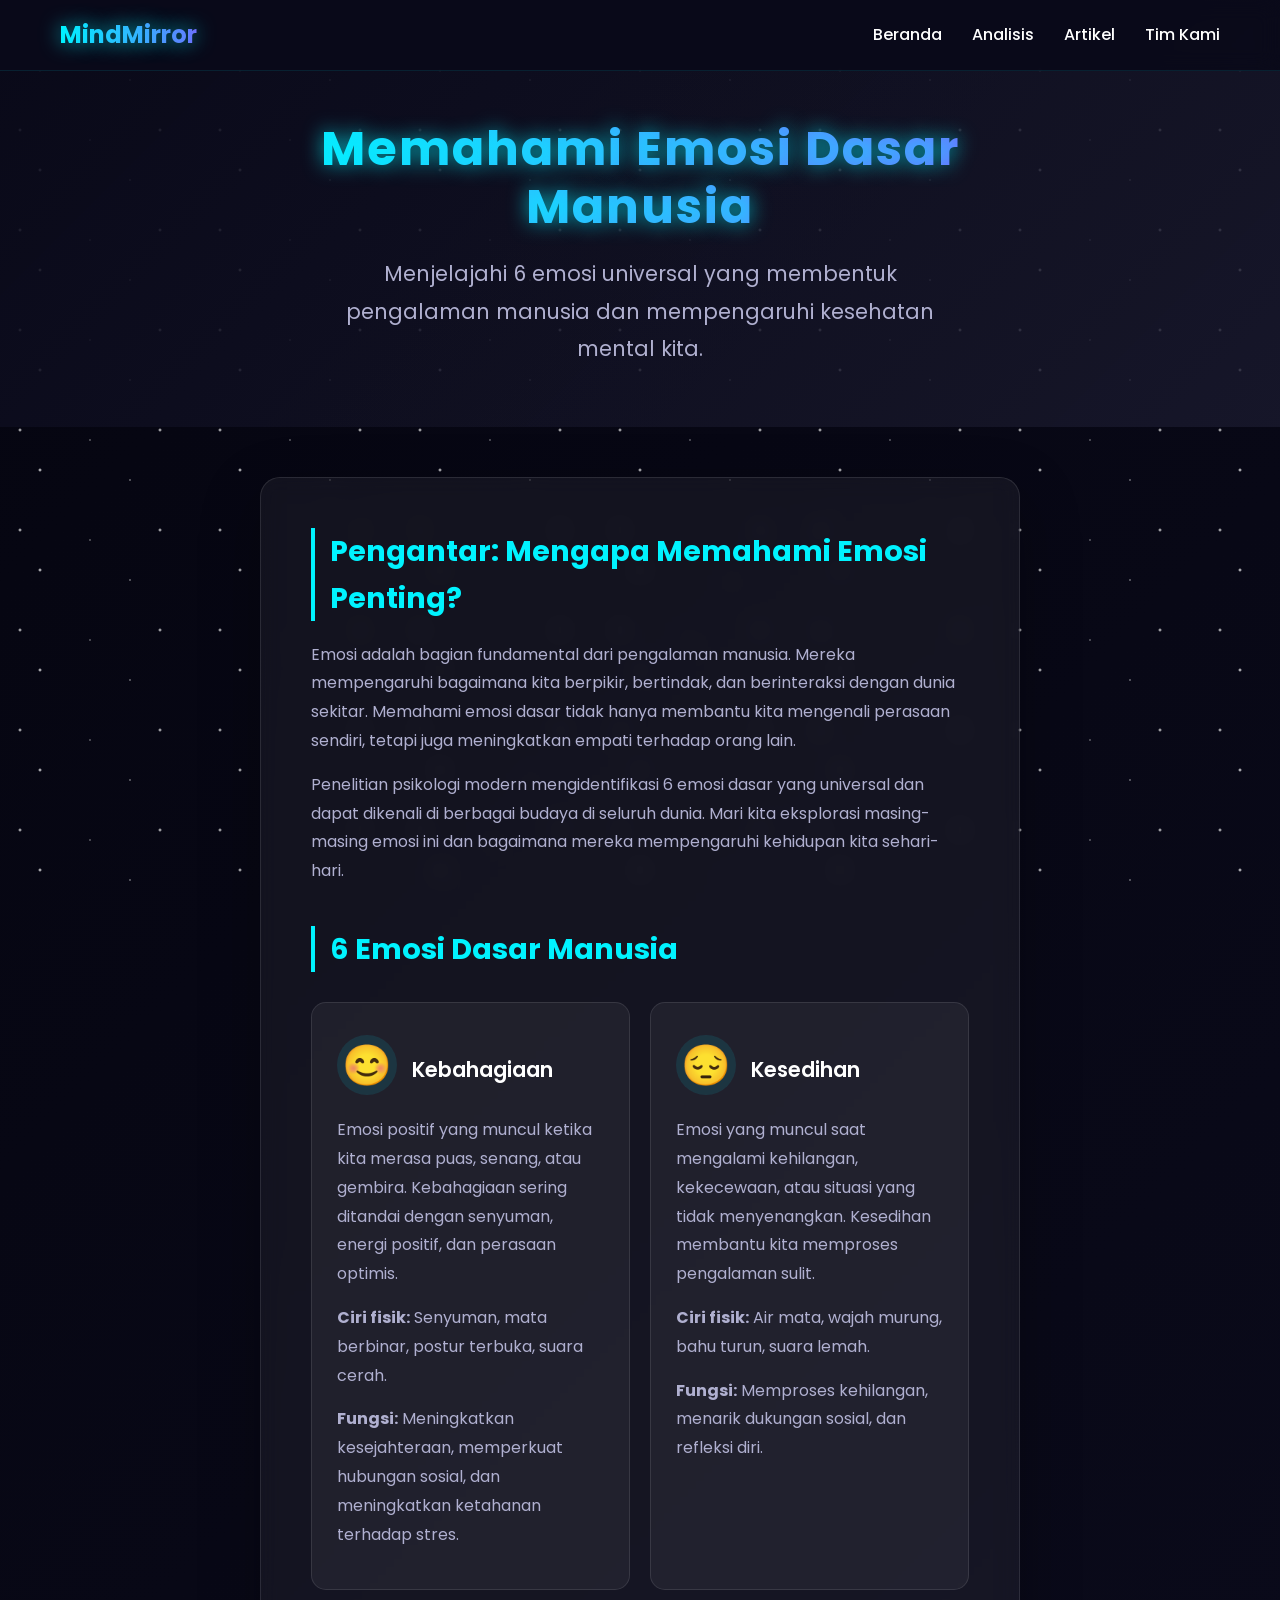
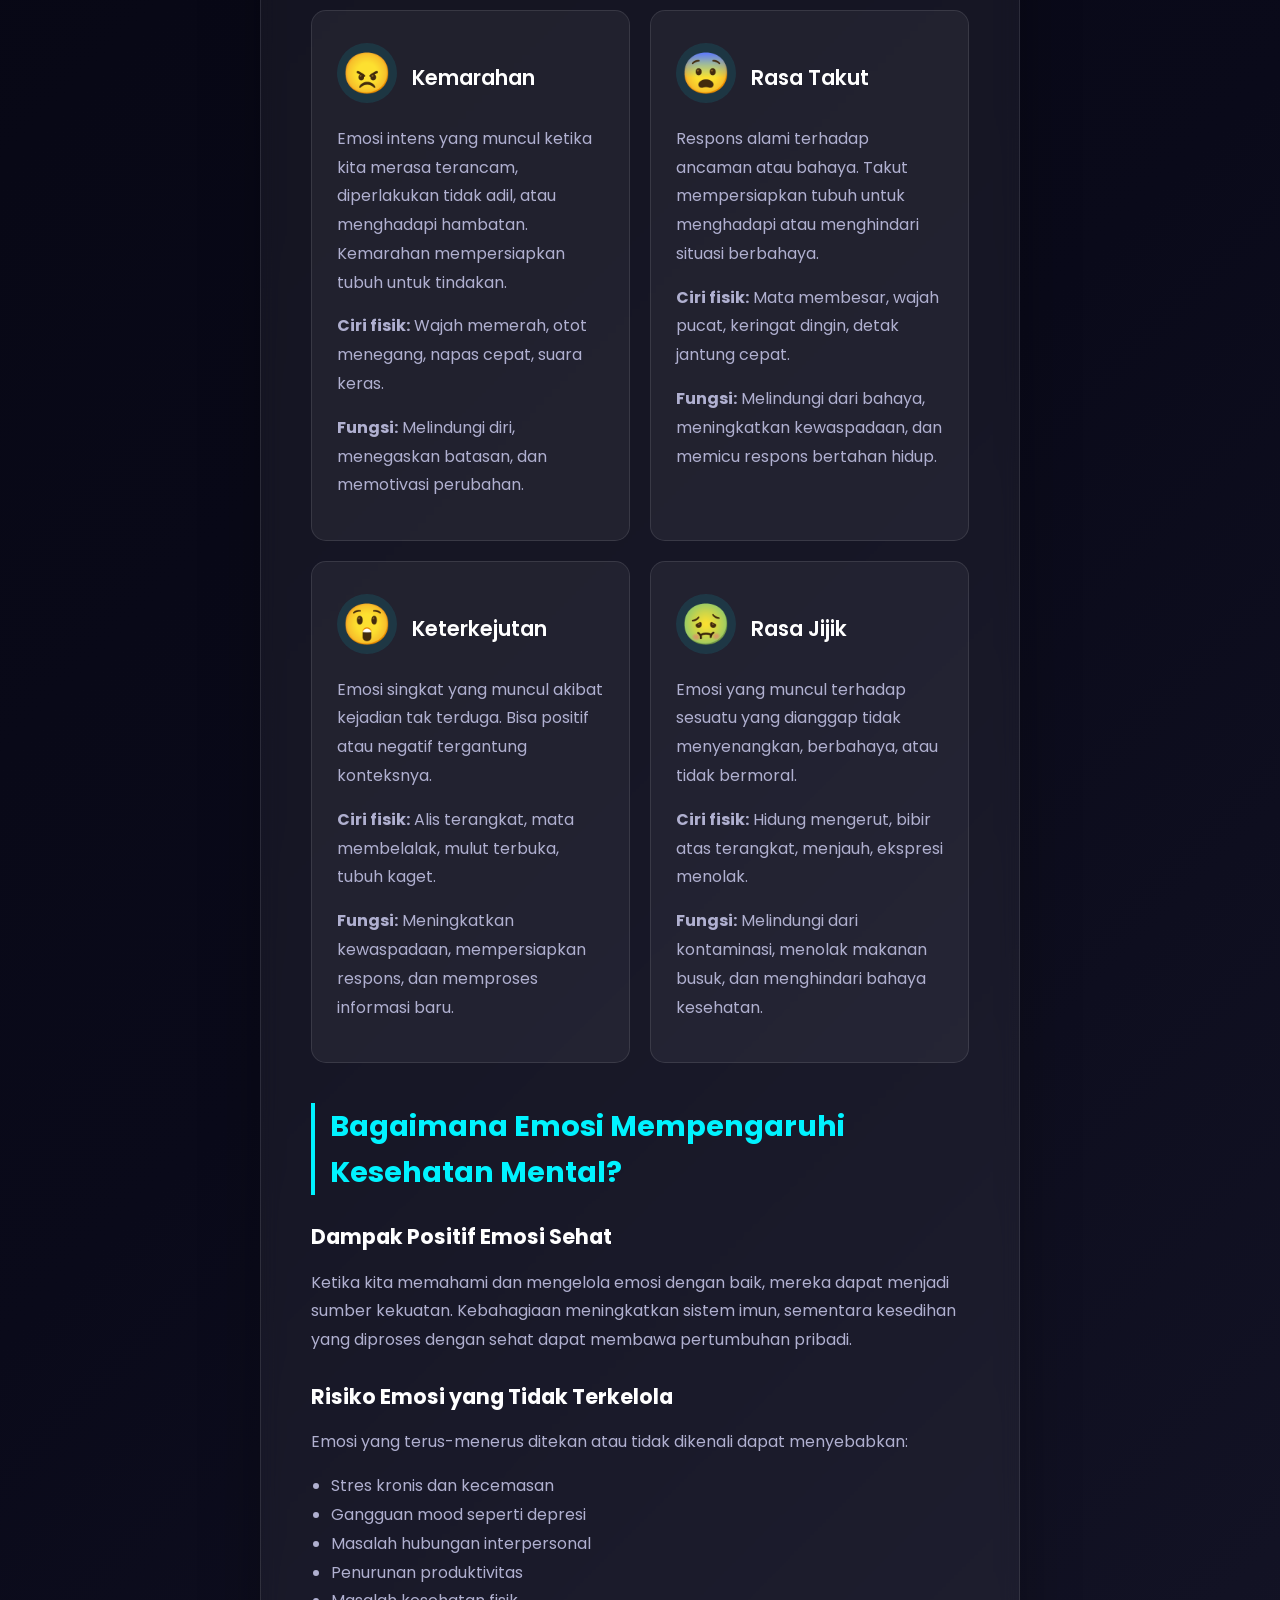
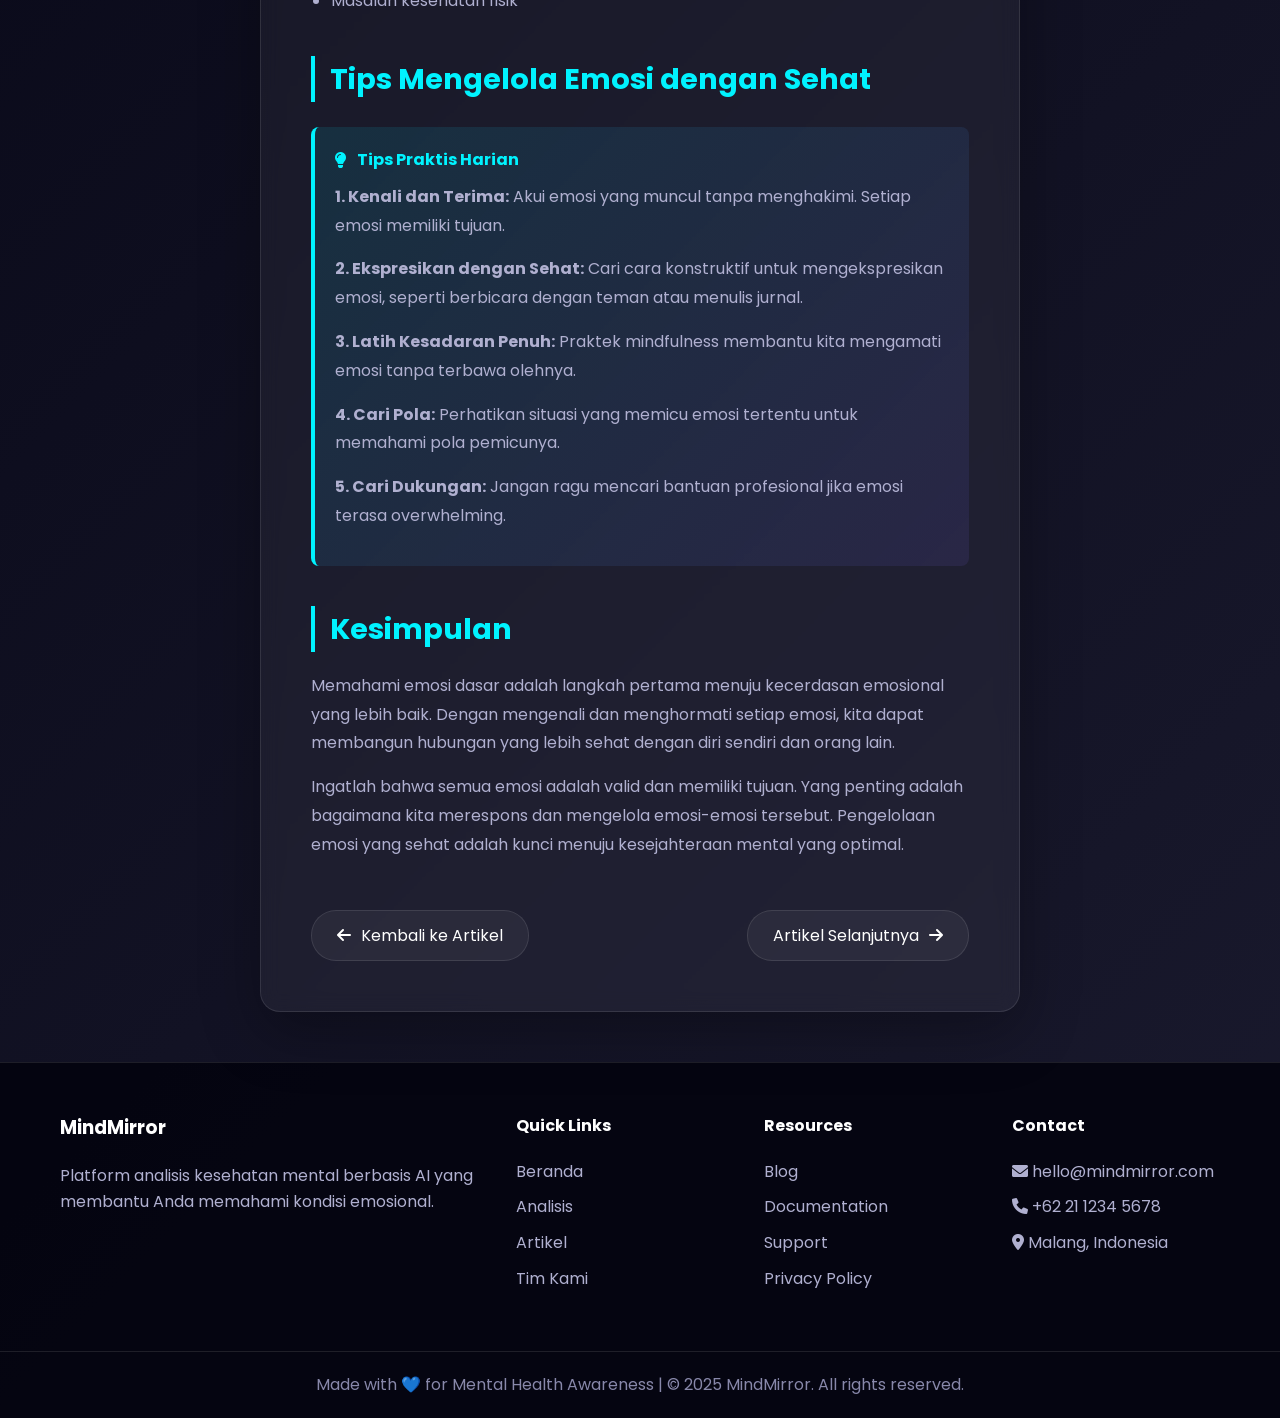
<file: article-emosi.html>
<!DOCTYPE html>
<html lang="id">
<head>
    <meta charset="UTF-8">
    <meta name="viewport" content="width=device-width, initial-scale=1.0">
    <title>Memahami Emosi Dasar Manusia - MindMirror</title>
    <link rel="stylesheet" href="style.css">
    <link href="https://fonts.googleapis.com/css2?family=Poppins:wght@300;400;500;600;700&display=swap" rel="stylesheet">
    <link rel="stylesheet" href="https://cdnjs.cloudflare.com/ajax/libs/font-awesome/6.0.0/css/all.min.css">
    <style>
        .article-hero {
            background: linear-gradient(135deg, rgba(10, 10, 26, 0.9) 0%, rgba(26, 26, 46, 0.8) 100%);
            padding: 120px 0 60px;
            text-align: center;
            margin-bottom: 50px;
            position: relative;
            overflow: hidden;
        }

        .article-hero::before {
            content: '';
            position: absolute;
            top: 0;
            left: 0;
            right: 0;
            bottom: 0;
            background: url('https://images.unsplash.com/photo-1559757148-5c350d0d3c56?ixlib=rb-4.0.3&auto=format&fit=crop&w=2000&q=80') center/cover;
            opacity: 0.1;
            z-index: -1;
        }

        .article-container {
            max-width: 800px;
            margin: 0 auto;
            padding: 0 20px;
        }

        .article-meta {
            display: flex;
            justify-content: center;
            gap: 30px;
            margin-bottom: 30px;
            color: var(--text-secondary);
            font-size: 0.9rem;
        }

        .article-meta i {
            margin-right: 8px;
            color: var(--primary-color);
        }

        .article-content {
            background: var(--bg-card);
            backdrop-filter: blur(10px);
            border-radius: 20px;
            padding: 50px;
            margin-bottom: 50px;
            border: 1px solid rgba(255, 255, 255, 0.1);
            box-shadow: 0 20px 60px rgba(0, 0, 0, 0.3);
        }

        .article-section {
            margin-bottom: 40px;
        }

        .article-section h2 {
            color: var(--primary-color);
            margin-bottom: 20px;
            font-size: 1.8rem;
            border-left: 4px solid var(--primary-color);
            padding-left: 15px;
        }

        .article-section h3 {
            color: var(--text-primary);
            margin: 25px 0 15px;
            font-size: 1.3rem;
        }

        .article-section p {
            line-height: 1.8;
            margin-bottom: 15px;
            color: var(--text-secondary);
        }

        .emotion-grid {
            display: grid;
            grid-template-columns: repeat(auto-fit, minmax(300px, 1fr));
            gap: 20px;
            margin: 30px 0;
        }

        .emotion-card {
            background: rgba(255, 255, 255, 0.05);
            border-radius: 15px;
            padding: 25px;
            border: 1px solid rgba(255, 255, 255, 0.1);
            transition: all 0.3s ease;
        }

        .emotion-card:hover {
            transform: translateY(-5px);
            border-color: var(--primary-color);
            box-shadow: 0 10px 30px rgba(0, 243, 255, 0.2);
        }

        .emotion-header {
            display: flex;
            align-items: center;
            gap: 15px;
            margin-bottom: 15px;
        }

        .emotion-icon {
            font-size: 2.5rem;
            width: 60px;
            height: 60px;
            display: flex;
            align-items: center;
            justify-content: center;
            border-radius: 50%;
            background: rgba(0, 243, 255, 0.1);
        }

        .emotion-title {
            font-size: 1.3rem;
            font-weight: 600;
            color: var(--text-primary);
        }

        .emotion-description {
            color: var(--text-secondary);
            line-height: 1.6;
        }

        .tip-box {
            background: linear-gradient(135deg, rgba(0, 243, 255, 0.1), rgba(123, 97, 255, 0.1));
            border-left: 4px solid var(--primary-color);
            padding: 20px;
            border-radius: 8px;
            margin: 25px 0;
        }

        .tip-box h4 {
            color: var(--primary-color);
            margin-bottom: 10px;
            display: flex;
            align-items: center;
            gap: 10px;
        }

        .navigation-buttons {
            display: flex;
            justify-content: space-between;
            margin-top: 50px;
        }

        .nav-button {
            display: flex;
            align-items: center;
            gap: 10px;
            padding: 12px 25px;
            background: var(--bg-card);
            border: 1px solid rgba(255, 255, 255, 0.1);
            border-radius: 25px;
            color: var(--text-primary);
            text-decoration: none;
            transition: all 0.3s ease;
        }

        .nav-button:hover {
            border-color: var(--primary-color);
            transform: translateX(-5px);
        }

        .nav-button.next {
            margin-left: auto;
        }

        .nav-button.next:hover {
            transform: translateX(5px);
        }

        @media (max-width: 768px) {
            .article-content {
                padding: 30px 20px;
            }

            .emotion-grid {
                grid-template-columns: 1fr;
            }

            .navigation-buttons {
                flex-direction: column;
                gap: 15px;
            }

            .nav-button {
                justify-content: center;
            }
        }
    </style>
</head>
<body>
    <!-- Background Animation -->
    <div class="bg-animation">
        <div class="stars"></div>
        <div class="twinkling"></div>
    </div>

    <!-- Navigation -->
    <nav class="navbar">
        <div class="nav-container">
            <div class="nav-logo">
                <a href="index.html" style="text-decoration: none;">
                    <span class="logo-text">MindMirror</span>
                </a>
            </div>
            <div class="nav-menu">
                <a href="index.html#home" class="nav-link">Beranda</a>
                <a href="index.html#analyzer" class="nav-link">Analisis</a>
                <a href="index.html#articles" class="nav-link">Artikel</a>
                <a href="index.html#team" class="nav-link">Tim Kami</a>
            </div>
            <div class="nav-toggle">
                <span class="bar"></span>
                <span class="bar"></span>
                <span class="bar"></span>
            </div>
        </div>
    </nav>

    <!-- Article Hero -->
    <section class="article-hero">
        <div class="article-container">
            <h1 class="title-main" style="font-size: 3rem; margin-bottom: 20px;">Memahami Emosi Dasar Manusia</h1>
            <p class="hero-description" style="font-size: 1.3rem; max-width: 600px; margin: 0 auto;">
                Menjelajahi 6 emosi universal yang membentuk pengalaman manusia dan mempengaruhi kesehatan mental kita.
            </p>
        </div>
    </section>

    <!-- Article Content -->
    <div class="article-container">
        <article class="article-content">
            <div class="article-section">
                <h2>Pengantar: Mengapa Memahami Emosi Penting?</h2>
                <p>Emosi adalah bagian fundamental dari pengalaman manusia. Mereka mempengaruhi bagaimana kita berpikir, bertindak, dan berinteraksi dengan dunia sekitar. Memahami emosi dasar tidak hanya membantu kita mengenali perasaan sendiri, tetapi juga meningkatkan empati terhadap orang lain.</p>
                
                <p>Penelitian psikologi modern mengidentifikasi 6 emosi dasar yang universal dan dapat dikenali di berbagai budaya di seluruh dunia. Mari kita eksplorasi masing-masing emosi ini dan bagaimana mereka mempengaruhi kehidupan kita sehari-hari.</p>
            </div>

            <div class="article-section">
                <h2>6 Emosi Dasar Manusia</h2>
                
                <div class="emotion-grid">
                    <!-- Emotion 1: Happy -->
                    <div class="emotion-card">
                        <div class="emotion-header">
                            <div class="emotion-icon">😊</div>
                            <h3 class="emotion-title">Kebahagiaan</h3>
                        </div>
                        <div class="emotion-description">
                            <p>Emosi positif yang muncul ketika kita merasa puas, senang, atau gembira. Kebahagiaan sering ditandai dengan senyuman, energi positif, dan perasaan optimis.</p>
                            <p><strong>Ciri fisik:</strong> Senyuman, mata berbinar, postur terbuka, suara cerah.</p>
                            <p><strong>Fungsi:</strong> Meningkatkan kesejahteraan, memperkuat hubungan sosial, dan meningkatkan ketahanan terhadap stres.</p>
                        </div>
                    </div>

                    <!-- Emotion 2: Sadness -->
                    <div class="emotion-card">
                        <div class="emotion-header">
                            <div class="emotion-icon">😔</div>
                            <h3 class="emotion-title">Kesedihan</h3>
                        </div>
                        <div class="emotion-description">
                            <p>Emosi yang muncul saat mengalami kehilangan, kekecewaan, atau situasi yang tidak menyenangkan. Kesedihan membantu kita memproses pengalaman sulit.</p>
                            <p><strong>Ciri fisik:</strong> Air mata, wajah murung, bahu turun, suara lemah.</p>
                            <p><strong>Fungsi:</strong> Memproses kehilangan, menarik dukungan sosial, dan refleksi diri.</p>
                        </div>
                    </div>

                    <!-- Emotion 3: Anger -->
                    <div class="emotion-card">
                        <div class="emotion-header">
                            <div class="emotion-icon">😠</div>
                            <h3 class="emotion-title">Kemarahan</h3>
                        </div>
                        <div class="emotion-description">
                            <p>Emosi intens yang muncul ketika kita merasa terancam, diperlakukan tidak adil, atau menghadapi hambatan. Kemarahan mempersiapkan tubuh untuk tindakan.</p>
                            <p><strong>Ciri fisik:</strong> Wajah memerah, otot menegang, napas cepat, suara keras.</p>
                            <p><strong>Fungsi:</strong> Melindungi diri, menegaskan batasan, dan memotivasi perubahan.</p>
                        </div>
                    </div>

                    <!-- Emotion 4: Fear -->
                    <div class="emotion-card">
                        <div class="emotion-header">
                            <div class="emotion-icon">😨</div>
                            <h3 class="emotion-title">Rasa Takut</h3>
                        </div>
                        <div class="emotion-description">
                            <p>Respons alami terhadap ancaman atau bahaya. Takut mempersiapkan tubuh untuk menghadapi atau menghindari situasi berbahaya.</p>
                            <p><strong>Ciri fisik:</strong> Mata membesar, wajah pucat, keringat dingin, detak jantung cepat.</p>
                            <p><strong>Fungsi:</strong> Melindungi dari bahaya, meningkatkan kewaspadaan, dan memicu respons bertahan hidup.</p>
                        </div>
                    </div>

                    <!-- Emotion 5: Surprise -->
                    <div class="emotion-card">
                        <div class="emotion-header">
                            <div class="emotion-icon">😲</div>
                            <h3 class="emotion-title">Keterkejutan</h3>
                        </div>
                        <div class="emotion-description">
                            <p>Emosi singkat yang muncul akibat kejadian tak terduga. Bisa positif atau negatif tergantung konteksnya.</p>
                            <p><strong>Ciri fisik:</strong> Alis terangkat, mata membelalak, mulut terbuka, tubuh kaget.</p>
                            <p><strong>Fungsi:</strong> Meningkatkan kewaspadaan, mempersiapkan respons, dan memproses informasi baru.</p>
                        </div>
                    </div>

                    <!-- Emotion 6: Disgust -->
                    <div class="emotion-card">
                        <div class="emotion-header">
                            <div class="emotion-icon">🤢</div>
                            <h3 class="emotion-title">Rasa Jijik</h3>
                        </div>
                        <div class="emotion-description">
                            <p>Emosi yang muncul terhadap sesuatu yang dianggap tidak menyenangkan, berbahaya, atau tidak bermoral.</p>
                            <p><strong>Ciri fisik:</strong> Hidung mengerut, bibir atas terangkat, menjauh, ekspresi menolak.</p>
                            <p><strong>Fungsi:</strong> Melindungi dari kontaminasi, menolak makanan busuk, dan menghindari bahaya kesehatan.</p>
                        </div>
                    </div>
                </div>
            </div>

            <div class="article-section">
                <h2>Bagaimana Emosi Mempengaruhi Kesehatan Mental?</h2>
                
                <h3>Dampak Positif Emosi Sehat</h3>
                <p>Ketika kita memahami dan mengelola emosi dengan baik, mereka dapat menjadi sumber kekuatan. Kebahagiaan meningkatkan sistem imun, sementara kesedihan yang diproses dengan sehat dapat membawa pertumbuhan pribadi.</p>

                <h3>Risiko Emosi yang Tidak Terkelola</h3>
                <p>Emosi yang terus-menerus ditekan atau tidak dikenali dapat menyebabkan:</p>
                <ul style="color: var(--text-secondary); line-height: 1.8; margin: 15px 0; padding-left: 20px;">
                    <li>Stres kronis dan kecemasan</li>
                    <li>Gangguan mood seperti depresi</li>
                    <li>Masalah hubungan interpersonal</li>
                    <li>Penurunan produktivitas</li>
                    <li>Masalah kesehatan fisik</li>
                </ul>
            </div>

            <div class="article-section">
                <h2>Tips Mengelola Emosi dengan Sehat</h2>

                <div class="tip-box">
                    <h4><i class="fas fa-lightbulb"></i> Tips Praktis Harian</h4>
                    <p><strong>1. Kenali dan Terima:</strong> Akui emosi yang muncul tanpa menghakimi. Setiap emosi memiliki tujuan.</p>
                    <p><strong>2. Ekspresikan dengan Sehat:</strong> Cari cara konstruktif untuk mengekspresikan emosi, seperti berbicara dengan teman atau menulis jurnal.</p>
                    <p><strong>3. Latih Kesadaran Penuh:</strong> Praktek mindfulness membantu kita mengamati emosi tanpa terbawa olehnya.</p>
                    <p><strong>4. Cari Pola:</strong> Perhatikan situasi yang memicu emosi tertentu untuk memahami pola pemicunya.</p>
                    <p><strong>5. Cari Dukungan:</strong> Jangan ragu mencari bantuan profesional jika emosi terasa overwhelming.</p>
                </div>
            </div>

            <div class="article-section">
                <h2>Kesimpulan</h2>
                <p>Memahami emosi dasar adalah langkah pertama menuju kecerdasan emosional yang lebih baik. Dengan mengenali dan menghormati setiap emosi, kita dapat membangun hubungan yang lebih sehat dengan diri sendiri dan orang lain.</p>
                
                <p>Ingatlah bahwa semua emosi adalah valid dan memiliki tujuan. Yang penting adalah bagaimana kita merespons dan mengelola emosi-emosi tersebut. Pengelolaan emosi yang sehat adalah kunci menuju kesejahteraan mental yang optimal.</p>
            </div>

            <!-- Navigation Buttons -->
            <div class="navigation-buttons">
                <a href="index.html#articles" class="nav-button">
                    <i class="fas fa-arrow-left"></i>
                    Kembali ke Artikel
                </a>
                <a href="article-relaksasi.html" class="nav-button next">
                    Artikel Selanjutnya
                    <i class="fas fa-arrow-right"></i>
                </a>
            </div>
        </article>
    </div>

    <!-- Footer -->
    <footer class="footer">
        <div class="footer-content">
            <div class="footer-section">
                <h3>MindMirror</h3>
                <p>Platform analisis kesehatan mental berbasis AI yang membantu Anda memahami kondisi emosional.</p>
            </div>
            <div class="footer-section">
                <h4>Quick Links</h4>
                <a href="index.html#home">Beranda</a>
                <a href="index.html#analyzer">Analisis</a>
                <a href="index.html#articles">Artikel</a>
                <a href="index.html#team">Tim Kami</a>
            </div>
            <div class="footer-section">
                <h4>Resources</h4>
                <a href="#">Blog</a>
                <a href="#">Documentation</a>
                <a href="#">Support</a>
                <a href="#">Privacy Policy</a>
            </div>
            <div class="footer-section">
                <h4>Contact</h4>
                <p><i class="fas fa-envelope"></i> hello@mindmirror.com</p>
                <p><i class="fas fa-phone"></i> +62 21 1234 5678</p>
                <p><i class="fas fa-map-marker-alt"></i> Malang, Indonesia</p>
            </div>
        </div>
        <div class="footer-bottom">
            <p>Made with <span class="heart">💙</span> for Mental Health Awareness | &copy; 2025 MindMirror. All rights reserved.</p>
        </div>
    </footer>

    <script>
        // Navigation functionality for article page
        document.addEventListener('DOMContentLoaded', function() {
            const navToggle = document.querySelector('.nav-toggle');
            const navMenu = document.querySelector('.nav-menu');
            
            if (navToggle) {
                navToggle.addEventListener('click', function() {
                    navMenu.classList.toggle('active');
                    navToggle.classList.toggle('active');
                    
                    const bars = document.querySelectorAll('.bar');
                    if (navMenu.classList.contains('active')) {
                        bars[0].style.transform = 'rotate(-45deg) translate(-5px, 6px)';
                        bars[1].style.opacity = '0';
                        bars[2].style.transform = 'rotate(45deg) translate(-5px, -6px)';
                    } else {
                        bars[0].style.transform = 'none';
                        bars[1].style.opacity = '1';
                        bars[2].style.transform = 'none';
                    }
                });
            }
            
            // Smooth scrolling for navigation links
            document.querySelectorAll('.nav-link').forEach(link => {
                link.addEventListener('click', function(e) {
                    e.preventDefault();
                    const targetId = this.getAttribute('href');
                    
                    if (targetId.includes('index.html')) {
                        window.location.href = targetId;
                    } else {
                        const targetSection = document.querySelector(targetId);
                        if (targetSection) {
                            const offsetTop = targetSection.offsetTop - 70;
                            window.scrollTo({
                                top: offsetTop,
                                behavior: 'smooth'
                            });
                        }
                    }
                    
                    // Close mobile menu if open
                    if (navMenu.classList.contains('active')) {
                        navMenu.classList.remove('active');
                        navToggle.classList.remove('active');
                        
                        const bars = document.querySelectorAll('.bar');
                        bars[0].style.transform = 'none';
                        bars[1].style.opacity = '1';
                        bars[2].style.transform = 'none';
                    }
                });
            });
            
            // Navbar background on scroll
            window.addEventListener('scroll', function() {
                const navbar = document.querySelector('.navbar');
                if (window.scrollY > 100) {
                    navbar.style.background = 'rgba(10, 10, 26, 0.98)';
                    navbar.style.backdropFilter = 'blur(20px)';
                } else {
                    navbar.style.background = 'rgba(10, 10, 26, 0.95)';
                    navbar.style.backdropFilter = 'blur(10px)';
                }
            });
            
            // Close menu when clicking outside
            document.addEventListener('click', function(e) {
                if (!e.target.closest('.nav-container') && navMenu.classList.contains('active')) {
                    navMenu.classList.remove('active');
                    navToggle.classList.remove('active');
                    
                    const bars = document.querySelectorAll('.bar');
                    bars[0].style.transform = 'none';
                    bars[1].style.opacity = '1';
                    bars[2].style.transform = 'none';
                }
            });
        });
    </script>
</body>
</html>
</file>
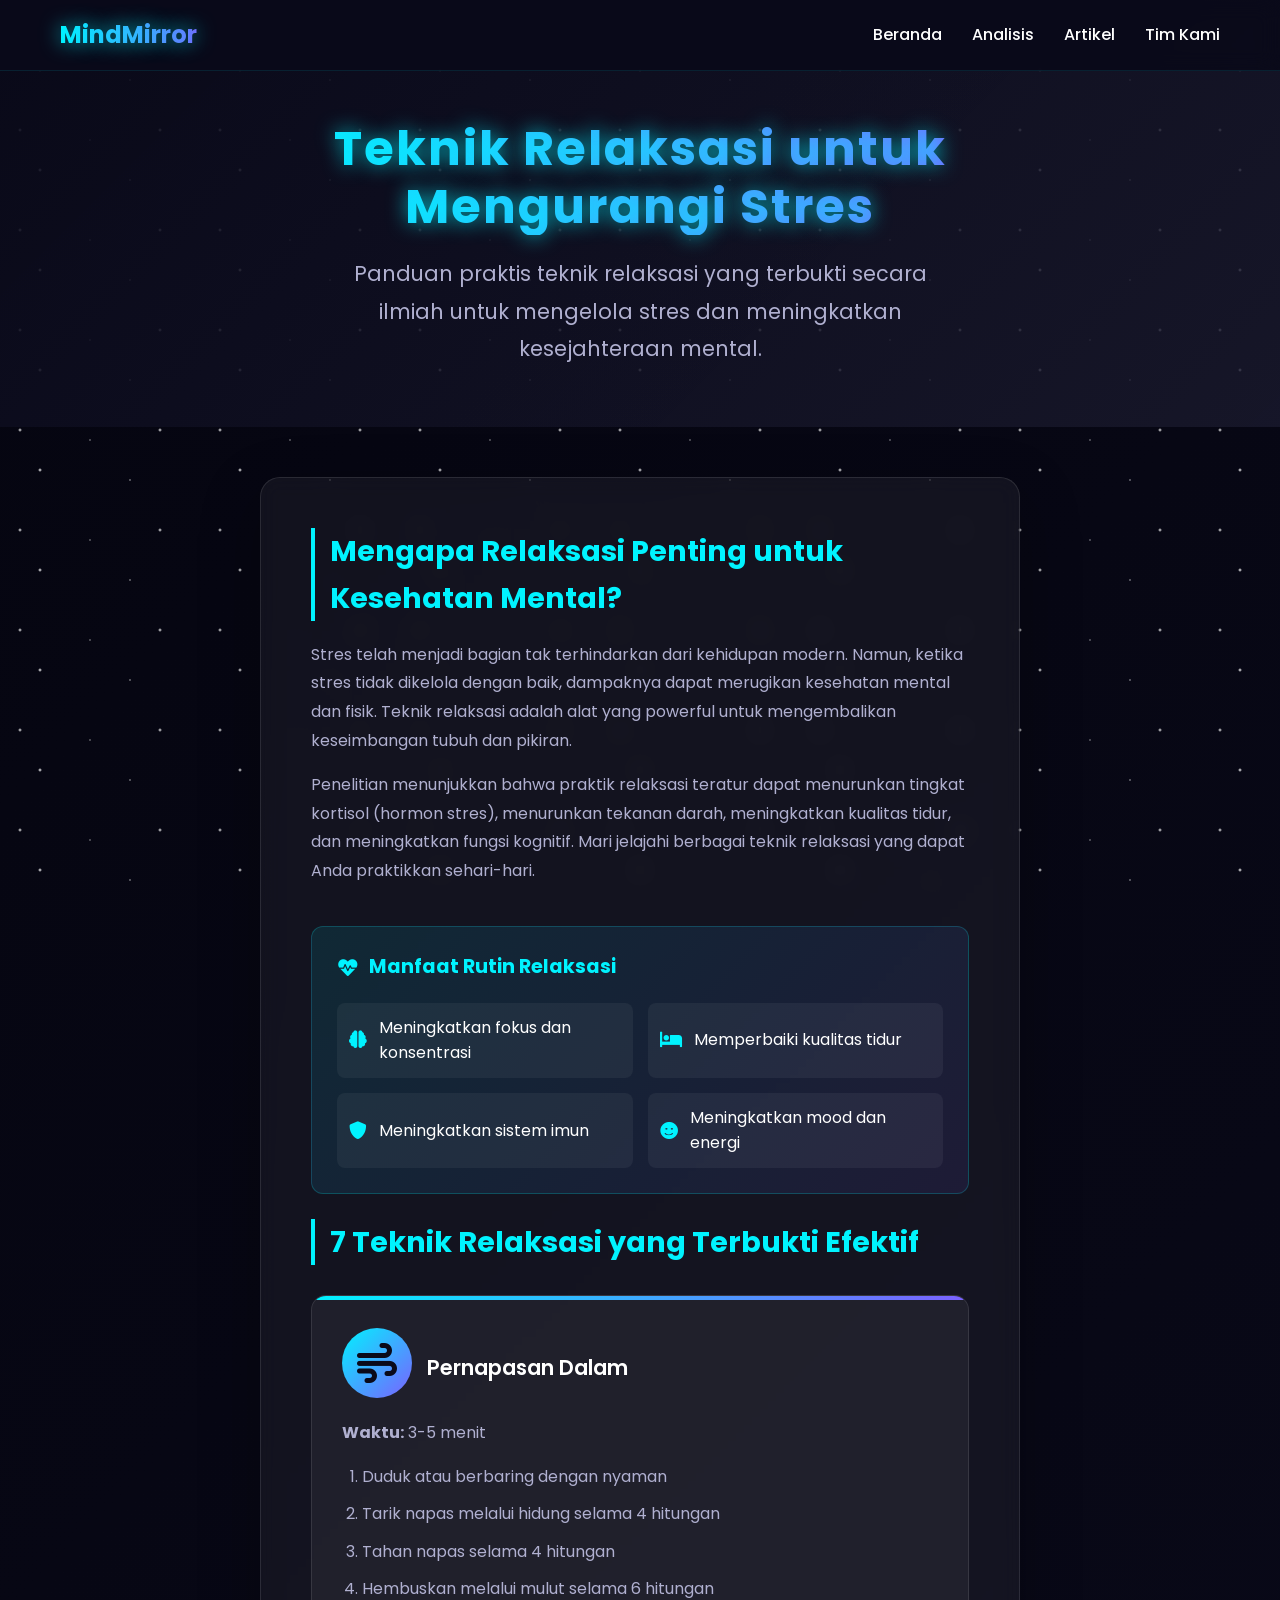
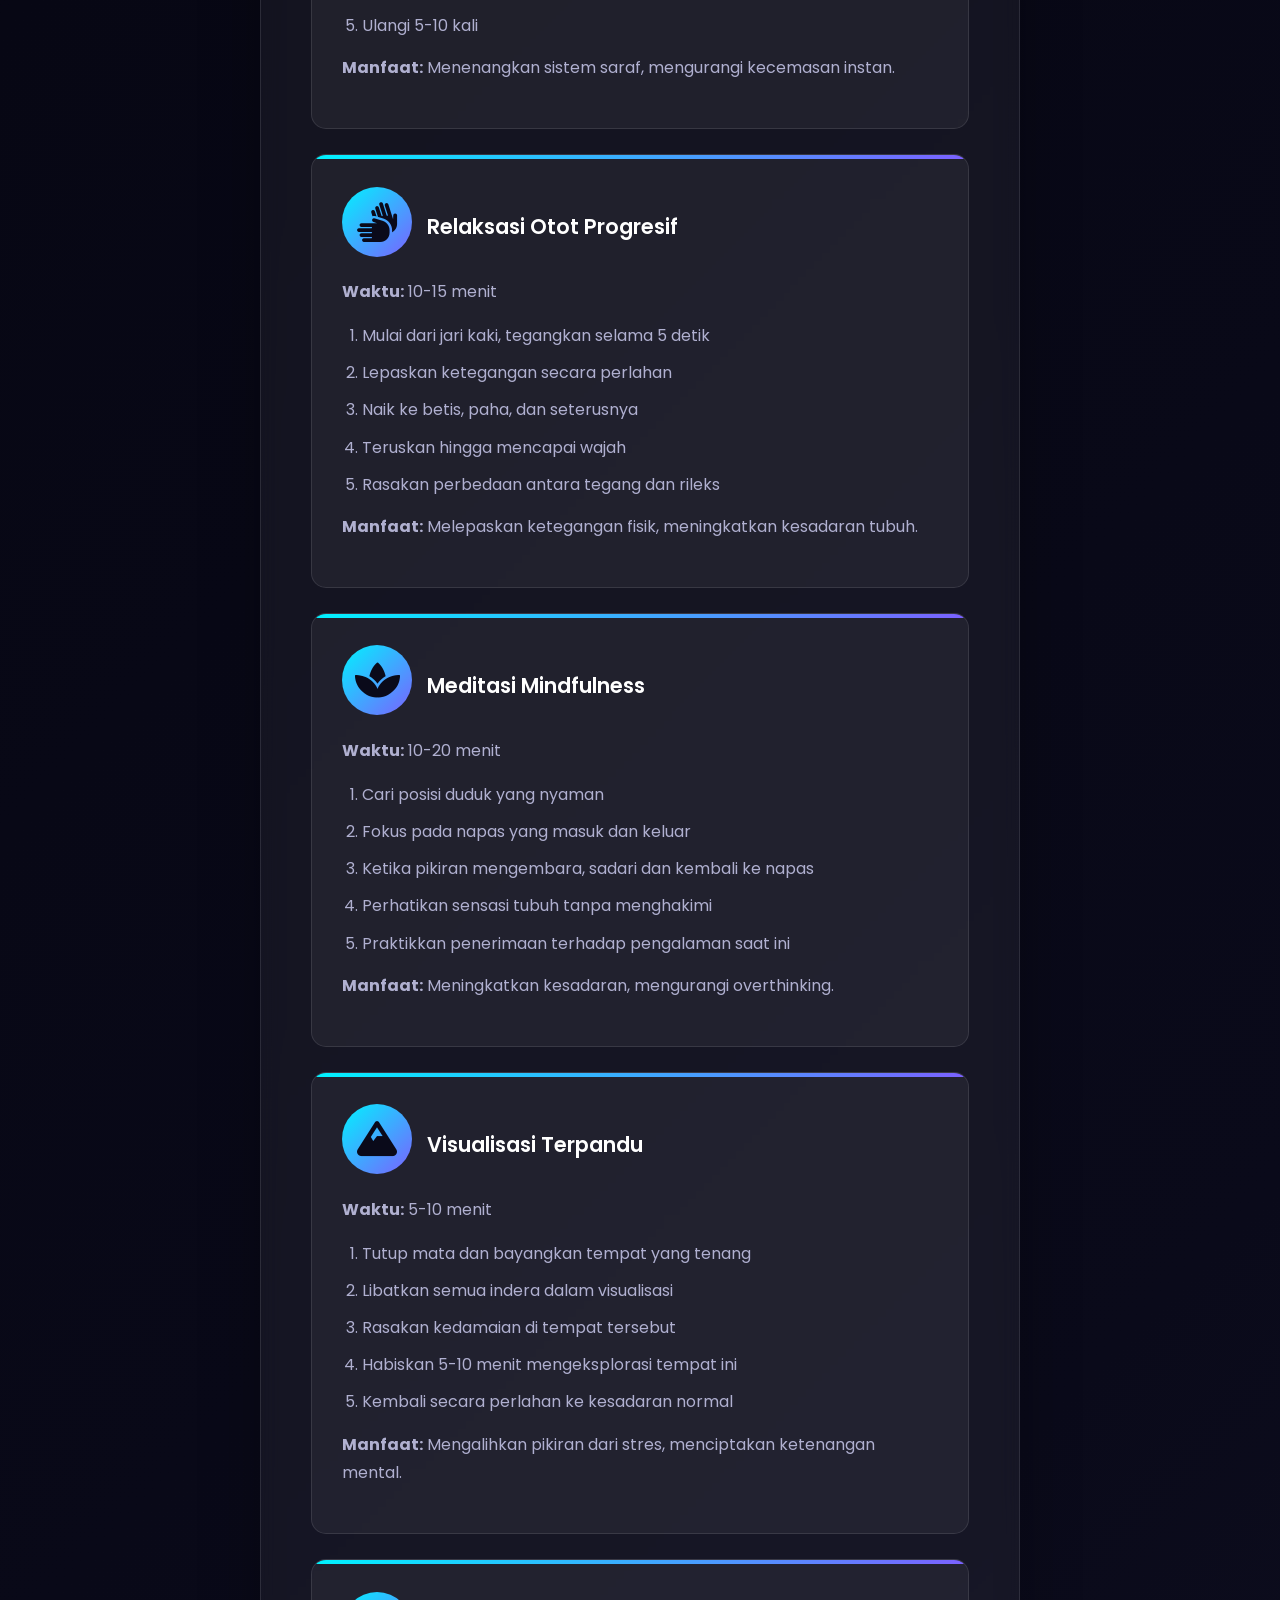
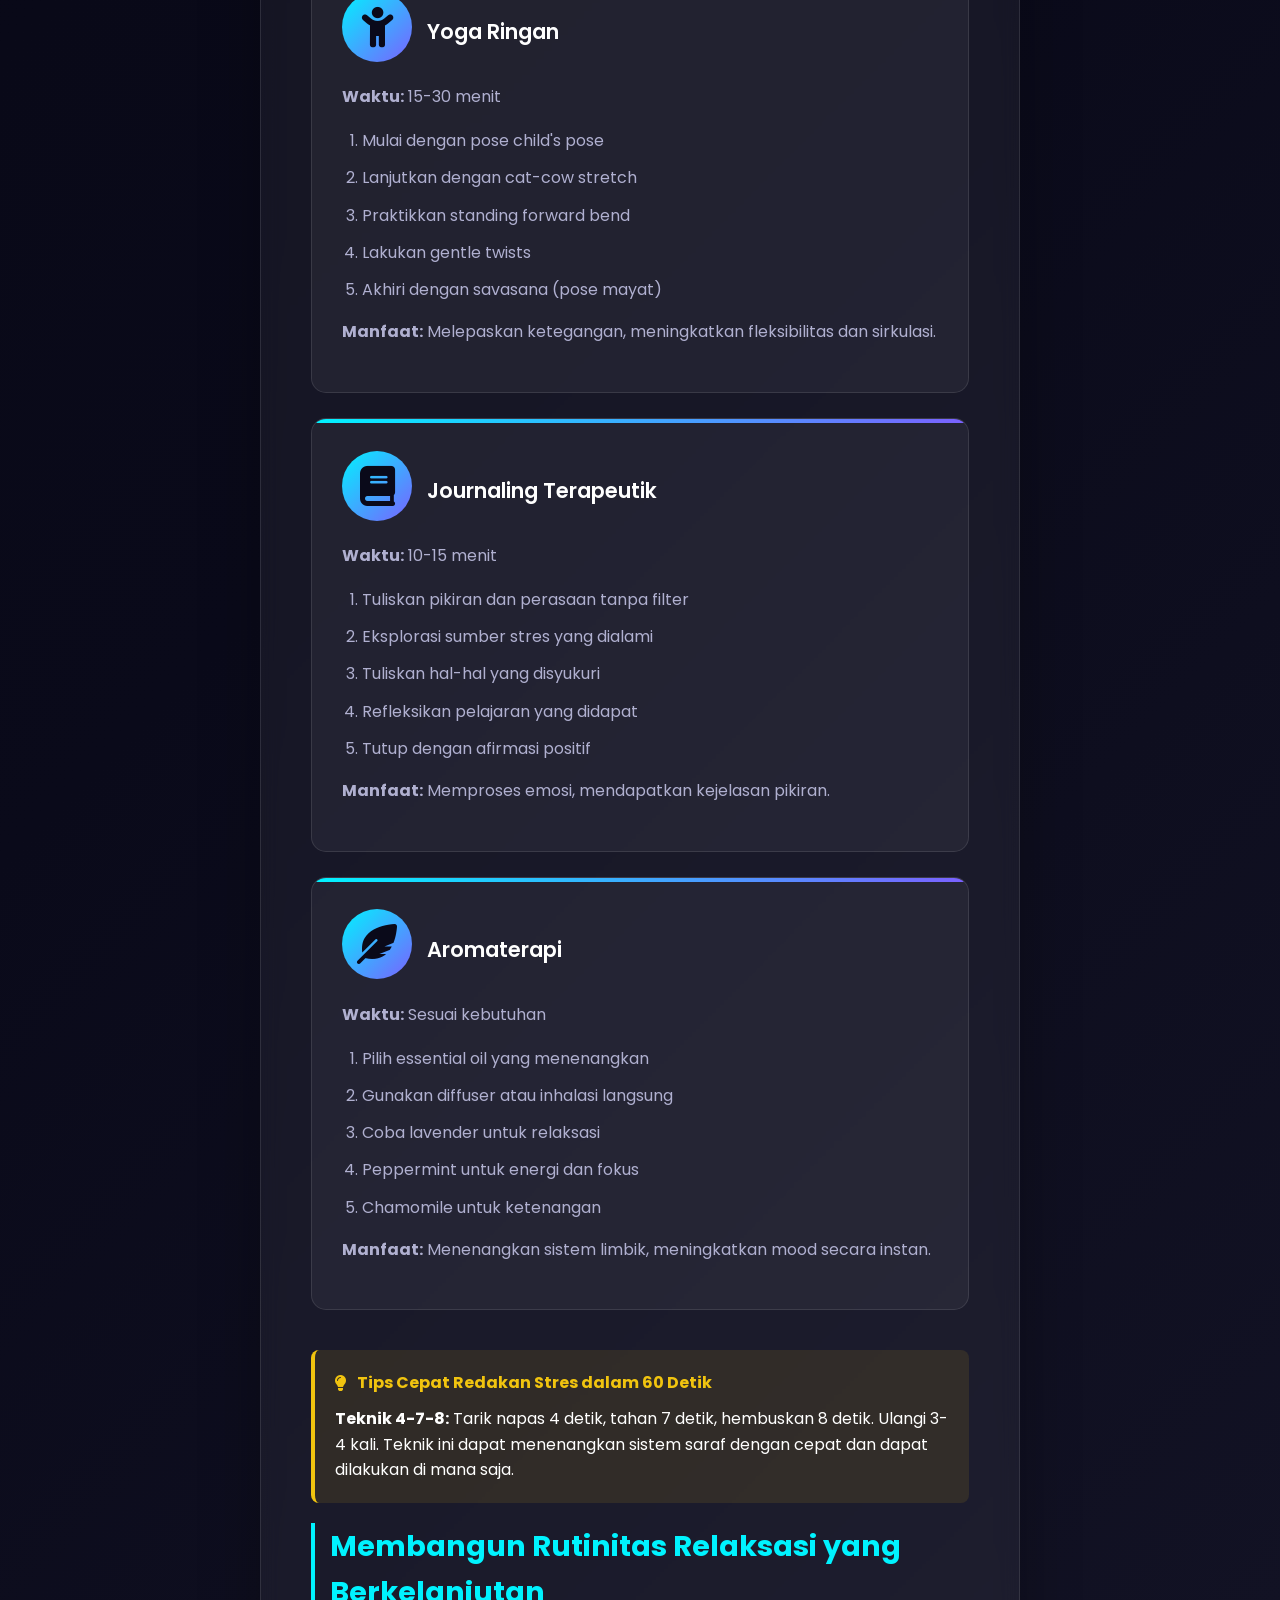
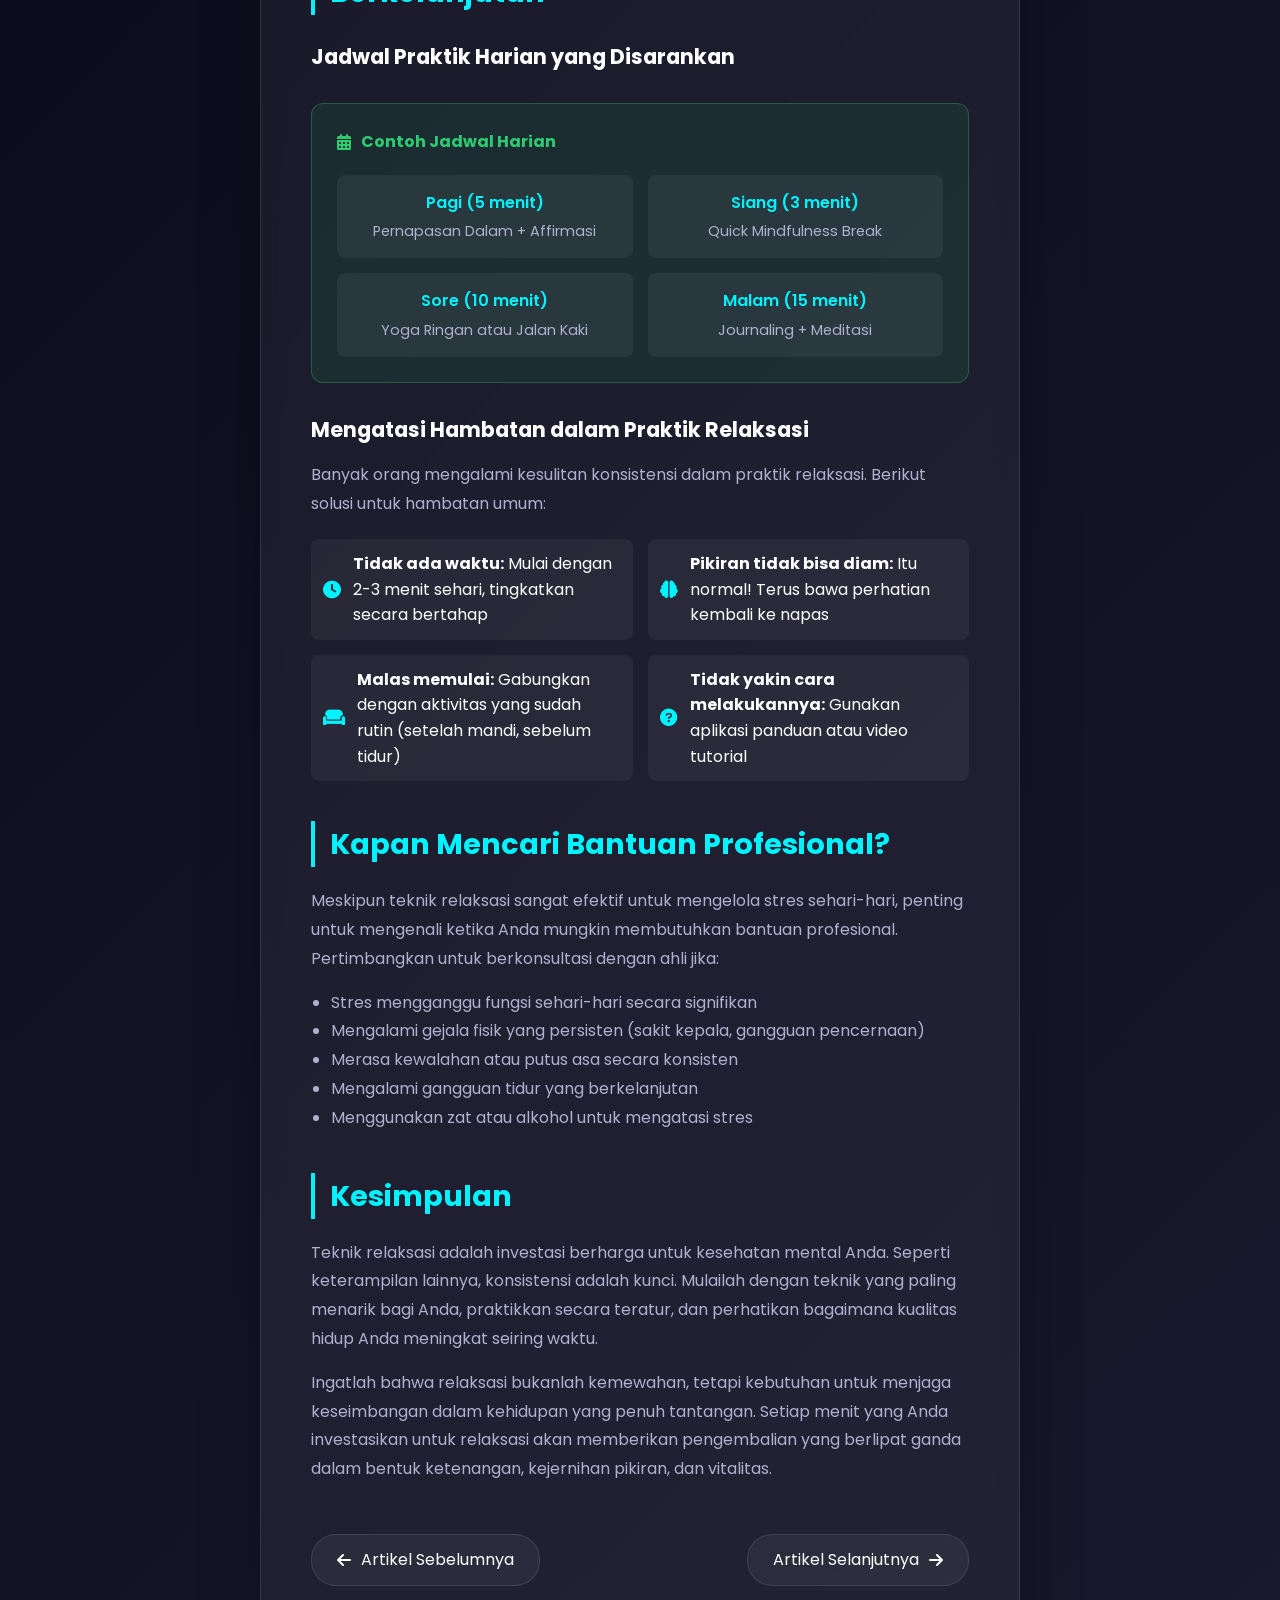
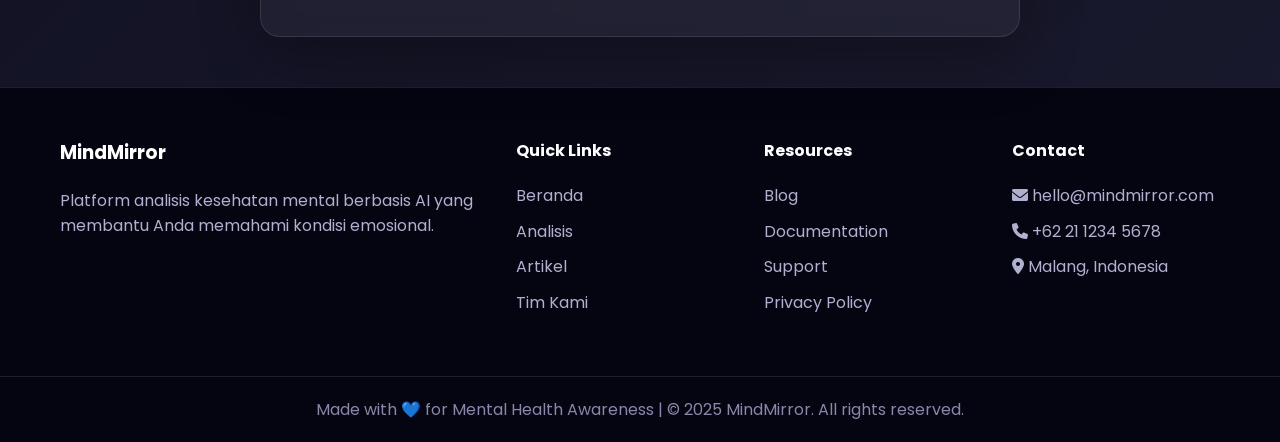
<file: article-relaksasi-optimized.html>
<!DOCTYPE html>
<html lang="id">
<head>
    <meta charset="UTF-8">
    <meta name="viewport" content="width=device-width, initial-scale=1.0">
    <title>Teknik Relaksasi untuk Mengurangi Stres - MindMirror</title>
    <link rel="stylesheet" href="style.css">
    <link href="https://fonts.googleapis.com/css2?family=Poppins:wght@300;400;500;600;700&display=swap" rel="stylesheet">
    <link rel="stylesheet" href="https://cdnjs.cloudflare.com/ajax/libs/font-awesome/6.0.0/css/all.min.css">
    <style>
        .article-hero {
            background: linear-gradient(135deg, rgba(10, 10, 26, 0.9) 0%, rgba(26, 26, 46, 0.8) 100%);
            padding: 120px 0 60px;
            text-align: center;
            margin-bottom: 50px;
            position: relative;
            overflow: hidden;
        }

        .article-hero::before {
            content: '';
            position: absolute;
            top: 0;
            left: 0;
            right: 0;
            bottom: 0;
            background: url('https://images.unsplash.com/photo-1544367567-0f2fcb009e0b?ixlib=rb-4.0.3&auto=format&fit=crop&w=2000&q=80') center/cover;
            opacity: 0.1;
            z-index: -1;
        }

        .article-container {
            max-width: 800px;
            margin: 0 auto;
            padding: 0 20px;
        }

        .article-meta {
            display: flex;
            justify-content: center;
            gap: 30px;
            margin-bottom: 30px;
            color: var(--text-secondary);
            font-size: 0.9rem;
        }

        .article-meta i {
            margin-right: 8px;
            color: var(--primary-color);
        }

        .article-content {
            background: var(--bg-card);
            backdrop-filter: blur(10px);
            border-radius: 20px;
            padding: 50px;
            margin-bottom: 50px;
            border: 1px solid rgba(255, 255, 255, 0.1);
            box-shadow: 0 20px 60px rgba(0, 0, 0, 0.3);
        }

        .article-section {
            margin-bottom: 40px;
        }

        .article-section h2 {
            color: var(--primary-color);
            margin-bottom: 20px;
            font-size: 1.8rem;
            border-left: 4px solid var(--primary-color);
            padding-left: 15px;
        }

        .article-section h3 {
            color: var(--text-primary);
            margin: 25px 0 15px;
            font-size: 1.3rem;
        }

        .article-section p {
            line-height: 1.8;
            margin-bottom: 15px;
            color: var(--text-secondary);
        }

        .technique-grid {
            display: grid;
            grid-template-columns: repeat(auto-fit, minmax(350px, 1fr));
            gap: 25px;
            margin: 30px 0;
        }

        .technique-card {
            background: rgba(255, 255, 255, 0.05);
            border-radius: 15px;
            padding: 30px;
            border: 1px solid rgba(255, 255, 255, 0.1);
            transition: all 0.3s ease;
            position: relative;
            overflow: hidden;
        }

        .technique-card::before {
            content: '';
            position: absolute;
            top: 0;
            left: 0;
            right: 0;
            height: 4px;
            background: linear-gradient(90deg, var(--primary-color), var(--secondary-color));
        }

        .technique-card:hover {
            transform: translateY(-8px);
            border-color: var(--primary-color);
            box-shadow: 0 15px 40px rgba(0, 243, 255, 0.2);
        }

        .technique-header {
            display: flex;
            align-items: center;
            gap: 15px;
            margin-bottom: 20px;
        }

        .technique-icon {
            font-size: 2.5rem;
            width: 70px;
            height: 70px;
            display: flex;
            align-items: center;
            justify-content: center;
            border-radius: 50%;
            background: linear-gradient(135deg, var(--primary-color), var(--secondary-color));
            color: var(--bg-dark);
        }

        .technique-title {
            font-size: 1.4rem;
            font-weight: 600;
            color: var(--text-primary);
        }

        .technique-steps {
            color: var(--text-secondary);
            line-height: 1.7;
        }

        .technique-steps ol {
            padding-left: 20px;
            margin: 15px 0;
        }

        .technique-steps li {
            margin-bottom: 10px;
        }

        .benefit-box {
            background: linear-gradient(135deg, rgba(0, 243, 255, 0.1), rgba(123, 97, 255, 0.1));
            border-radius: 12px;
            padding: 25px;
            margin: 25px 0;
            border: 1px solid rgba(0, 243, 255, 0.2);
        }

        .benefit-box h4 {
            color: var(--primary-color);
            margin-bottom: 15px;
            display: flex;
            align-items: center;
            gap: 10px;
            font-size: 1.2rem;
        }

        .benefit-list {
            display: grid;
            grid-template-columns: repeat(auto-fit, minmax(250px, 1fr));
            gap: 15px;
            margin-top: 20px;
        }

        .benefit-item {
            display: flex;
            align-items: center;
            gap: 12px;
            padding: 12px;
            background: rgba(255, 255, 255, 0.05);
            border-radius: 8px;
        }

        .benefit-item i {
            color: var(--primary-color);
            font-size: 1.1rem;
        }

        .quick-tip {
            background: rgba(241, 196, 15, 0.1);
            border-left: 4px solid #f1c40f;
            padding: 20px;
            border-radius: 8px;
            margin: 20px 0;
        }

        .quick-tip h4 {
            color: #f1c40f;
            margin-bottom: 10px;
            display: flex;
            align-items: center;
            gap: 10px;
        }

        .practice-schedule {
            background: rgba(46, 204, 113, 0.1);
            border-radius: 12px;
            padding: 25px;
            margin: 30px 0;
            border: 1px solid rgba(46, 204, 113, 0.3);
        }

        .practice-schedule h4 {
            color: #2ecc71;
            margin-bottom: 15px;
            display: flex;
            align-items: center;
            gap: 10px;
        }

        .schedule-grid {
            display: grid;
            grid-template-columns: repeat(auto-fit, minmax(200px, 1fr));
            gap: 15px;
            margin-top: 20px;
        }

        .schedule-item {
            background: rgba(255, 255, 255, 0.05);
            padding: 15px;
            border-radius: 8px;
            text-align: center;
        }

        .schedule-time {
            font-weight: 600;
            color: var(--primary-color);
            margin-bottom: 5px;
        }

        .schedule-activity {
            color: var(--text-secondary);
            font-size: 0.9rem;
        }

        .navigation-buttons {
            display: flex;
            justify-content: space-between;
            margin-top: 50px;
        }

        .nav-button {
            display: flex;
            align-items: center;
            gap: 10px;
            padding: 12px 25px;
            background: var(--bg-card);
            border: 1px solid rgba(255, 255, 255, 0.1);
            border-radius: 25px;
            color: var(--text-primary);
            text-decoration: none;
            transition: all 0.3s ease;
        }

        .nav-button:hover {
            border-color: var(--primary-color);
            transform: translateX(-5px);
        }

        .nav-button.next {
            margin-left: auto;
        }

        .nav-button.next:hover {
            transform: translateX(5px);
        }

        @media (max-width: 768px) {
            .article-content {
                padding: 30px 20px;
            }

            .technique-grid {
                grid-template-columns: 1fr;
            }

            .benefit-list {
                grid-template-columns: 1fr;
            }

            .schedule-grid {
                grid-template-columns: 1fr;
            }

            .navigation-buttons {
                flex-direction: column;
                gap: 15px;
            }

            .nav-button {
                justify-content: center;
            }
        }
    </style>
</head>
<body>
    <!-- Background Animation -->
    <div class="bg-animation">
        <div class="stars"></div>
        <div class="twinkling"></div>
    </div>

    <!-- Navigation -->
    <nav class="navbar">
        <div class="nav-container">
            <div class="nav-logo">
                <a href="index.html" style="text-decoration: none;">
                    <span class="logo-text">MindMirror</span>
                </a>
            </div>
            <div class="nav-menu">
                <a href="index.html#home" class="nav-link">Beranda</a>
                <a href="index.html#analyzer" class="nav-link">Analisis</a>
                <a href="index.html#articles" class="nav-link">Artikel</a>
                <a href="index.html#team" class="nav-link">Tim Kami</a>
            </div>
            <div class="nav-toggle">
                <span class="bar"></span>
                <span class="bar"></span>
                <span class="bar"></span>
            </div>
        </div>
    </nav>

    <!-- Article Hero -->
    <section class="article-hero">
        <div class="article-container">
            <h1 class="title-main" style="font-size: 3rem; margin-bottom: 20px;">Teknik Relaksasi untuk Mengurangi Stres</h1>
            <p class="hero-description" style="font-size: 1.3rem; max-width: 600px; margin: 0 auto;">
                Panduan praktis teknik relaksasi yang terbukti secara ilmiah untuk mengelola stres dan meningkatkan kesejahteraan mental.
            </p>
        </div>
    </section>

    <!-- Article Content -->
    <div class="article-container">
        <article class="article-content">
            <div class="article-section">
                <h2>Mengapa Relaksasi Penting untuk Kesehatan Mental?</h2>
                <p>Stres telah menjadi bagian tak terhindarkan dari kehidupan modern. Namun, ketika stres tidak dikelola dengan baik, dampaknya dapat merugikan kesehatan mental dan fisik. Teknik relaksasi adalah alat yang powerful untuk mengembalikan keseimbangan tubuh dan pikiran.</p>
                
                <p>Penelitian menunjukkan bahwa praktik relaksasi teratur dapat menurunkan tingkat kortisol (hormon stres), menurunkan tekanan darah, meningkatkan kualitas tidur, dan meningkatkan fungsi kognitif. Mari jelajahi berbagai teknik relaksasi yang dapat Anda praktikkan sehari-hari.</p>
            </div>

            <div class="benefit-box">
                <h4><i class="fas fa-heartbeat"></i> Manfaat Rutin Relaksasi</h4>
                <div class="benefit-list">
                    <div class="benefit-item">
                        <i class="fas fa-brain"></i>
                        <span>Meningkatkan fokus dan konsentrasi</span>
                    </div>
                    <div class="benefit-item">
                        <i class="fas fa-bed"></i>
                        <span>Memperbaiki kualitas tidur</span>
                    </div>
                    <div class="benefit-item">
                        <i class="fas fa-shield-alt"></i>
                        <span>Meningkatkan sistem imun</span>
                    </div>
                    <div class="benefit-item">
                        <i class="fas fa-smile"></i>
                        <span>Meningkatkan mood dan energi</span>
                    </div>
                </div>
            </div>

            <div class="article-section">
                <h2>7 Teknik Relaksasi yang Terbukti Efektif</h2>
                
                <div class="technique-grid">
                    <!-- Technique 1: Deep Breathing -->
                    <div class="technique-card">
                        <div class="technique-header">
                            <div class="technique-icon">
                                <i class="fas fa-wind"></i>
                            </div>
                            <h3 class="technique-title">Pernapasan Dalam</h3>
                        </div>
                        <div class="technique-steps">
                            <p><strong>Waktu:</strong> 3-5 menit</p>
                            <ol>
                                <li>Duduk atau berbaring dengan nyaman</li>
                                <li>Tarik napas melalui hidung selama 4 hitungan</li>
                                <li>Tahan napas selama 4 hitungan</li>
                                <li>Hembuskan melalui mulut selama 6 hitungan</li>
                                <li>Ulangi 5-10 kali</li>
                            </ol>
                            <p><strong>Manfaat:</strong> Menenangkan sistem saraf, mengurangi kecemasan instan.</p>
                        </div>
                    </div>

                    <!-- Technique 2: Progressive Muscle Relaxation -->
                    <div class="technique-card">
                        <div class="technique-header">
                            <div class="technique-icon">
                                <i class="fas fa-hands"></i>
                            </div>
                            <h3 class="technique-title">Relaksasi Otot Progresif</h3>
                        </div>
                        <div class="technique-steps">
                            <p><strong>Waktu:</strong> 10-15 menit</p>
                            <ol>
                                <li>Mulai dari jari kaki, tegangkan selama 5 detik</li>
                                <li>Lepaskan ketegangan secara perlahan</li>
                                <li>Naik ke betis, paha, dan seterusnya</li>
                                <li>Teruskan hingga mencapai wajah</li>
                                <li>Rasakan perbedaan antara tegang dan rileks</li>
                            </ol>
                            <p><strong>Manfaat:</strong> Melepaskan ketegangan fisik, meningkatkan kesadaran tubuh.</p>
                        </div>
                    </div>

                    <!-- Technique 3: Mindfulness Meditation -->
                    <div class="technique-card">
                        <div class="technique-header">
                            <div class="technique-icon">
                                <i class="fas fa-spa"></i>
                            </div>
                            <h3 class="technique-title">Meditasi Mindfulness</h3>
                        </div>
                        <div class="technique-steps">
                            <p><strong>Waktu:</strong> 10-20 menit</p>
                            <ol>
                                <li>Cari posisi duduk yang nyaman</li>
                                <li>Fokus pada napas yang masuk dan keluar</li>
                                <li>Ketika pikiran mengembara, sadari dan kembali ke napas</li>
                                <li>Perhatikan sensasi tubuh tanpa menghakimi</li>
                                <li>Praktikkan penerimaan terhadap pengalaman saat ini</li>
                            </ol>
                            <p><strong>Manfaat:</strong> Meningkatkan kesadaran, mengurangi overthinking.</p>
                        </div>
                    </div>

                    <!-- Technique 4: Guided Imagery -->
                    <div class="technique-card">
                        <div class="technique-header">
                            <div class="technique-icon">
                                <i class="fas fa-mountain"></i>
                            </div>
                            <h3 class="technique-title">Visualisasi Terpandu</h3>
                        </div>
                        <div class="technique-steps">
                            <p><strong>Waktu:</strong> 5-10 menit</p>
                            <ol>
                                <li>Tutup mata dan bayangkan tempat yang tenang</li>
                                <li>Libatkan semua indera dalam visualisasi</li>
                                <li>Rasakan kedamaian di tempat tersebut</li>
                                <li>Habiskan 5-10 menit mengeksplorasi tempat ini</li>
                                <li>Kembali secara perlahan ke kesadaran normal</li>
                            </ol>
                            <p><strong>Manfaat:</strong> Mengalihkan pikiran dari stres, menciptakan ketenangan mental.</p>
                        </div>
                    </div>

                    <!-- Technique 5: Yoga -->
                    <div class="technique-card">
                        <div class="technique-header">
                            <div class="technique-icon">
                                <i class="fas fa-child"></i>
                            </div>
                            <h3 class="technique-title">Yoga Ringan</h3>
                        </div>
                        <div class="technique-steps">
                            <p><strong>Waktu:</strong> 15-30 menit</p>
                            <ol>
                                <li>Mulai dengan pose child's pose</li>
                                <li>Lanjutkan dengan cat-cow stretch</li>
                                <li>Praktikkan standing forward bend</li>
                                <li>Lakukan gentle twists</li>
                                <li>Akhiri dengan savasana (pose mayat)</li>
                            </ol>
                            <p><strong>Manfaat:</strong> Melepaskan ketegangan, meningkatkan fleksibilitas dan sirkulasi.</p>
                        </div>
                    </div>

                    <!-- Technique 6: Journaling -->
                    <div class="technique-card">
                        <div class="technique-header">
                            <div class="technique-icon">
                                <i class="fas fa-book"></i>
                            </div>
                            <h3 class="technique-title">Journaling Terapeutik</h3>
                        </div>
                        <div class="technique-steps">
                            <p><strong>Waktu:</strong> 10-15 menit</p>
                            <ol>
                                <li>Tuliskan pikiran dan perasaan tanpa filter</li>
                                <li>Eksplorasi sumber stres yang dialami</li>
                                <li>Tuliskan hal-hal yang disyukuri</li>
                                <li>Refleksikan pelajaran yang didapat</li>
                                <li>Tutup dengan afirmasi positif</li>
                            </ol>
                            <p><strong>Manfaat:</strong> Memproses emosi, mendapatkan kejelasan pikiran.</p>
                        </div>
                    </div>

                    <!-- Technique 7: Aromatherapy -->
                    <div class="technique-card">
                        <div class="technique-header">
                            <div class="technique-icon">
                                <i class="fas fa-feather-alt"></i>
                            </div>
                            <h3 class="technique-title">Aromaterapi</h3>
                        </div>
                        <div class="technique-steps">
                            <p><strong>Waktu:</strong> Sesuai kebutuhan</p>
                            <ol>
                                <li>Pilih essential oil yang menenangkan</li>
                                <li>Gunakan diffuser atau inhalasi langsung</li>
                                <li>Coba lavender untuk relaksasi</li>
                                <li>Peppermint untuk energi dan fokus</li>
                                <li>Chamomile untuk ketenangan</li>
                            </ol>
                            <p><strong>Manfaat:</strong> Menenangkan sistem limbik, meningkatkan mood secara instan.</p>
                        </div>
                    </div>
                </div>
            </div>

            <div class="quick-tip">
                <h4><i class="fas fa-lightbulb"></i> Tips Cepat Redakan Stres dalam 60 Detik</h4>
                <p><strong>Teknik 4-7-8:</strong> Tarik napas 4 detik, tahan 7 detik, hembuskan 8 detik. Ulangi 3-4 kali. Teknik ini dapat menenangkan sistem saraf dengan cepat dan dapat dilakukan di mana saja.</p>
            </div>

            <div class="article-section">
                <h2>Membangun Rutinitas Relaksasi yang Berkelanjutan</h2>
                
                <h3>Jadwal Praktik Harian yang Disarankan</h3>
                <div class="practice-schedule">
                    <h4><i class="fas fa-calendar-alt"></i> Contoh Jadwal Harian</h4>
                    <div class="schedule-grid">
                        <div class="schedule-item">
                            <div class="schedule-time">Pagi (5 menit)</div>
                            <div class="schedule-activity">Pernapasan Dalam + Affirmasi</div>
                        </div>
                        <div class="schedule-item">
                            <div class="schedule-time">Siang (3 menit)</div>
                            <div class="schedule-activity">Quick Mindfulness Break</div>
                        </div>
                        <div class="schedule-item">
                            <div class="schedule-time">Sore (10 menit)</div>
                            <div class="schedule-activity">Yoga Ringan atau Jalan Kaki</div>
                        </div>
                        <div class="schedule-item">
                            <div class="schedule-time">Malam (15 menit)</div>
                            <div class="schedule-activity">Journaling + Meditasi</div>
                        </div>
                    </div>
                </div>

                <h3>Mengatasi Hambatan dalam Praktik Relaksasi</h3>
                <p>Banyak orang mengalami kesulitan konsistensi dalam praktik relaksasi. Berikut solusi untuk hambatan umum:</p>
                
                <div class="benefit-list">
                    <div class="benefit-item">
                        <i class="fas fa-clock"></i>
                        <span><strong>Tidak ada waktu:</strong> Mulai dengan 2-3 menit sehari, tingkatkan secara bertahap</span>
                    </div>
                    <div class="benefit-item">
                        <i class="fas fa-brain"></i>
                        <span><strong>Pikiran tidak bisa diam:</strong> Itu normal! Terus bawa perhatian kembali ke napas</span>
                    </div>
                    <div class="benefit-item">
                        <i class="fas fa-couch"></i>
                        <span><strong>Malas memulai:</strong> Gabungkan dengan aktivitas yang sudah rutin (setelah mandi, sebelum tidur)</span>
                    </div>
                    <div class="benefit-item">
                        <i class="fas fa-question-circle"></i>
                        <span><strong>Tidak yakin cara melakukannya:</strong> Gunakan aplikasi panduan atau video tutorial</span>
                    </div>
                </div>
            </div>

            <div class="article-section">
                <h2>Kapan Mencari Bantuan Profesional?</h2>
                <p>Meskipun teknik relaksasi sangat efektif untuk mengelola stres sehari-hari, penting untuk mengenali ketika Anda mungkin membutuhkan bantuan profesional. Pertimbangkan untuk berkonsultasi dengan ahli jika:</p>
                
                <ul style="color: var(--text-secondary); line-height: 1.8; margin: 15px 0; padding-left: 20px;">
                    <li>Stres mengganggu fungsi sehari-hari secara signifikan</li>
                    <li>Mengalami gejala fisik yang persisten (sakit kepala, gangguan pencernaan)</li>
                    <li>Merasa kewalahan atau putus asa secara konsisten</li>
                    <li>Mengalami gangguan tidur yang berkelanjutan</li>
                    <li>Menggunakan zat atau alkohol untuk mengatasi stres</li>
                </ul>
            </div>

            <div class="article-section">
                <h2>Kesimpulan</h2>
                <p>Teknik relaksasi adalah investasi berharga untuk kesehatan mental Anda. Seperti keterampilan lainnya, konsistensi adalah kunci. Mulailah dengan teknik yang paling menarik bagi Anda, praktikkan secara teratur, dan perhatikan bagaimana kualitas hidup Anda meningkat seiring waktu.</p>
                
                <p>Ingatlah bahwa relaksasi bukanlah kemewahan, tetapi kebutuhan untuk menjaga keseimbangan dalam kehidupan yang penuh tantangan. Setiap menit yang Anda investasikan untuk relaksasi akan memberikan pengembalian yang berlipat ganda dalam bentuk ketenangan, kejernihan pikiran, dan vitalitas.</p>
            </div>

            <!-- Navigation Buttons -->
            <div class="navigation-buttons">
                <a href="article-emosi.html" class="nav-button">
                    <i class="fas fa-arrow-left"></i>
                    Artikel Sebelumnya
                </a>
                <a href="article-dukungan-sosial.html" class="nav-button next">
                    Artikel Selanjutnya
                    <i class="fas fa-arrow-right"></i>
                </a>
            </div>
        </article>
    </div>

    <!-- Footer -->
    <footer class="footer">
        <div class="footer-content">
            <div class="footer-section">
                <h3>MindMirror</h3>
                <p>Platform analisis kesehatan mental berbasis AI yang membantu Anda memahami kondisi emosional.</p>
            </div>
            <div class="footer-section">
                <h4>Quick Links</h4>
                <a href="index.html#home">Beranda</a>
                <a href="index.html#analyzer">Analisis</a>
                <a href="index.html#articles">Artikel</a>
                <a href="index.html#team">Tim Kami</a>
            </div>
            <div class="footer-section">
                <h4>Resources</h4>
                <a href="#">Blog</a>
                <a href="#">Documentation</a>
                <a href="#">Support</a>
                <a href="#">Privacy Policy</a>
            </div>
            <div class="footer-section">
                <h4>Contact</h4>
                <p><i class="fas fa-envelope"></i> hello@mindmirror.com</p>
                <p><i class="fas fa-phone"></i> +62 21 1234 5678</p>
                <p><i class="fas fa-map-marker-alt"></i> Malang, Indonesia</p>
            </div>
        </div>
        <div class="footer-bottom">
            <p>Made with <span class="heart">💙</span> for Mental Health Awareness | &copy; 2025 MindMirror. All rights reserved.</p>
        </div>
    </footer>

    <script>
        // Navigation functionality for article page
        document.addEventListener('DOMContentLoaded', function() {
            const navToggle = document.querySelector('.nav-toggle');
            const navMenu = document.querySelector('.nav-menu');
            
            if (navToggle) {
                navToggle.addEventListener('click', function() {
                    navMenu.classList.toggle('active');
                    navToggle.classList.toggle('active');
                    
                    const bars = document.querySelectorAll('.bar');
                    if (navMenu.classList.contains('active')) {
                        bars[0].style.transform = 'rotate(-45deg) translate(-5px, 6px)';
                        bars[1].style.opacity = '0';
                        bars[2].style.transform = 'rotate(45deg) translate(-5px, -6px)';
                    } else {
                        bars[0].style.transform = 'none';
                        bars[1].style.opacity = '1';
                        bars[2].style.transform = 'none';
                    }
                });
            }
            
            // Smooth scrolling for navigation links
            document.querySelectorAll('.nav-link').forEach(link => {
                link.addEventListener('click', function(e) {
                    e.preventDefault();
                    const targetId = this.getAttribute('href');
                    
                    if (targetId.includes('index.html')) {
                        window.location.href = targetId;
                    } else {
                        const targetSection = document.querySelector(targetId);
                        if (targetSection) {
                            const offsetTop = targetSection.offsetTop - 70;
                            window.scrollTo({
                                top: offsetTop,
                                behavior: 'smooth'
                            });
                        }
                    }
                    
                    // Close mobile menu if open
                    if (navMenu.classList.contains('active')) {
                        navMenu.classList.remove('active');
                        navToggle.classList.remove('active');
                        
                        const bars = document.querySelectorAll('.bar');
                        bars[0].style.transform = 'none';
                        bars[1].style.opacity = '1';
                        bars[2].style.transform = 'none';
                    }
                });
            });
            
            // Navbar background on scroll
            window.addEventListener('scroll', function() {
                const navbar = document.querySelector('.navbar');
                if (window.scrollY > 100) {
                    navbar.style.background = 'rgba(10, 10, 26, 0.98)';
                    navbar.style.backdropFilter = 'blur(20px)';
                } else {
                    navbar.style.background = 'rgba(10, 10, 26, 0.95)';
                    navbar.style.backdropFilter = 'blur(10px)';
                }
            });
            
            // Close menu when clicking outside
            document.addEventListener('click', function(e) {
                if (!e.target.closest('.nav-container') && navMenu.classList.contains('active')) {
                    navMenu.classList.remove('active');
                    navToggle.classList.remove('active');
                    
                    const bars = document.querySelectorAll('.bar');
                    bars[0].style.transform = 'none';
                    bars[1].style.opacity = '1';
                    bars[2].style.transform = 'none';
                }
            });

            // Add animation to technique cards on scroll
            const techniqueCards = document.querySelectorAll('.technique-card');
            const observer = new IntersectionObserver((entries) => {
                entries.forEach(entry => {
                    if (entry.isIntersecting) {
                        entry.target.style.opacity = '1';
                        entry.target.style.transform = 'translateY(0)';
                    }
                });
            }, { threshold: 0.1 });

            techniqueCards.forEach(card => {
                card.style.opacity = '0';
                card.style.transform = 'translateY(30px)';
                card.style.transition = 'opacity 0.6s ease, transform 0.6s ease';
                observer.observe(card);
            });
        });
    </script>
</body>
</html>
</file>
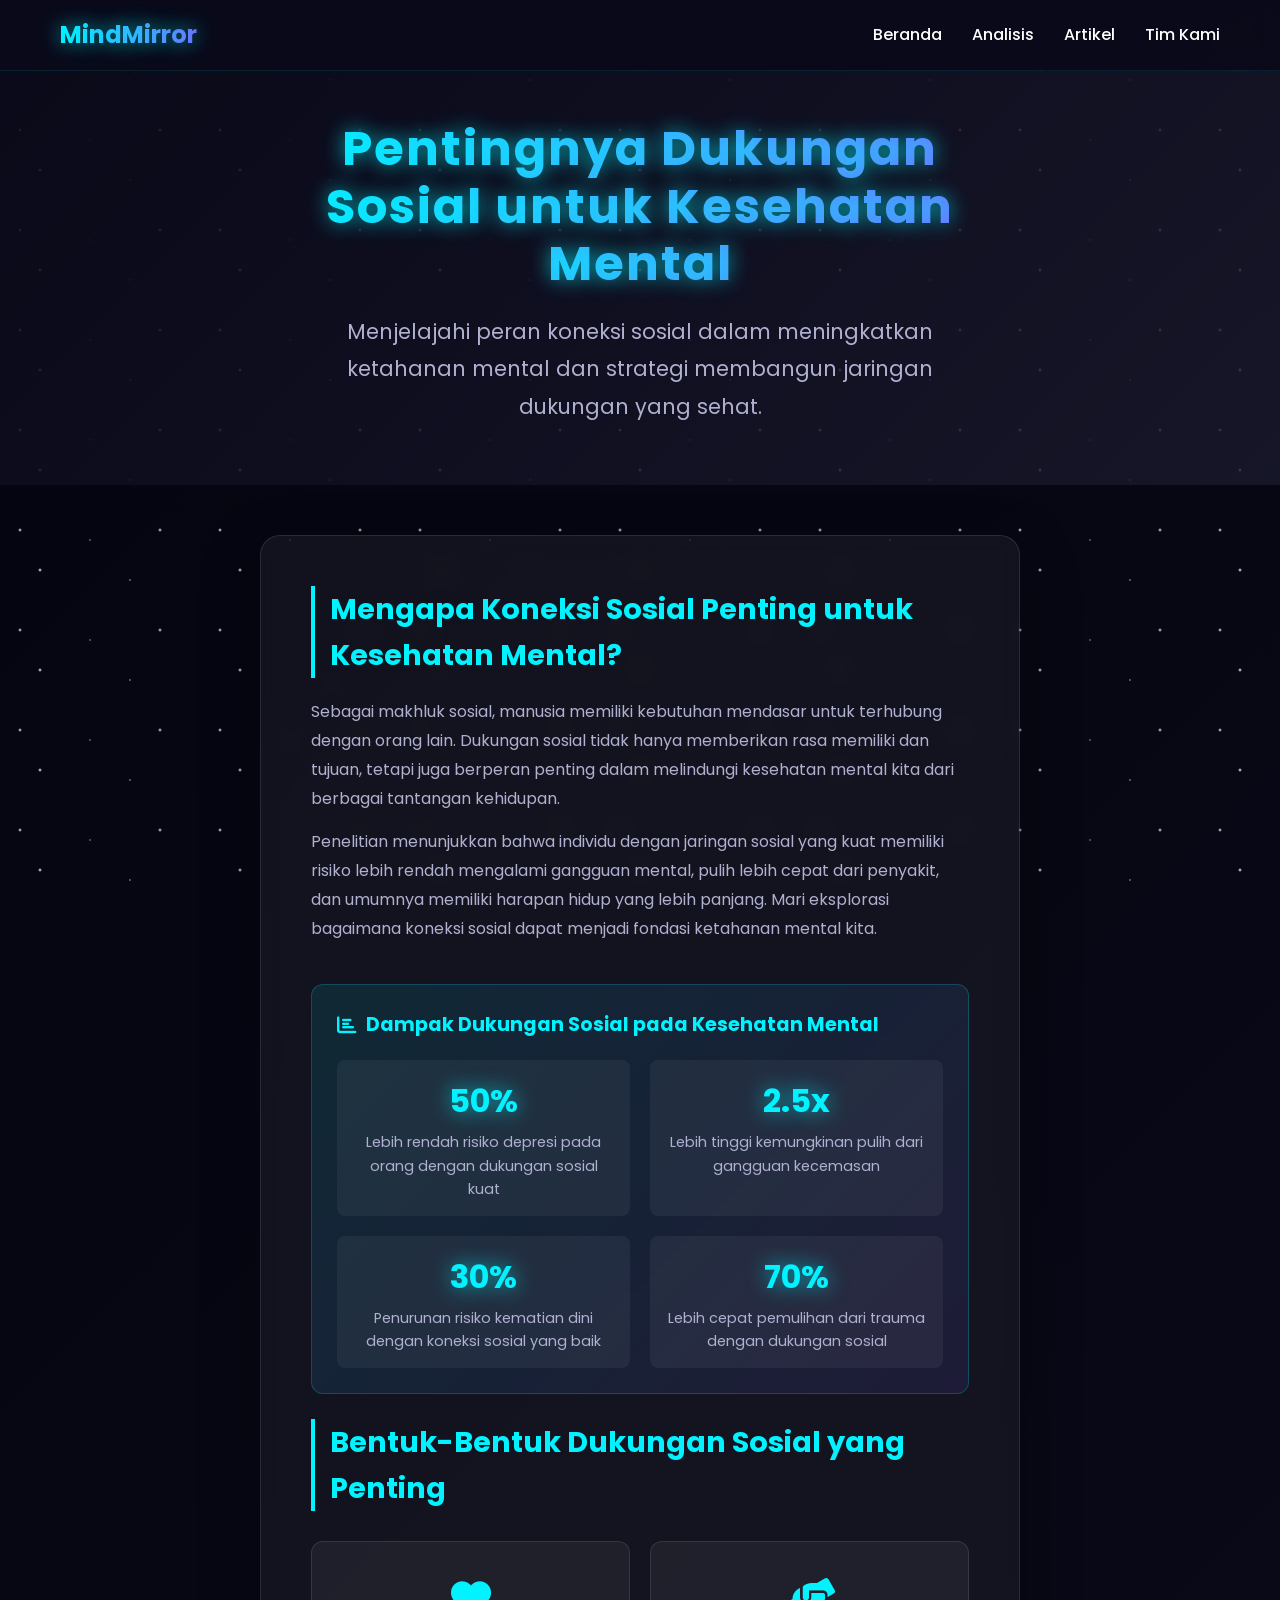
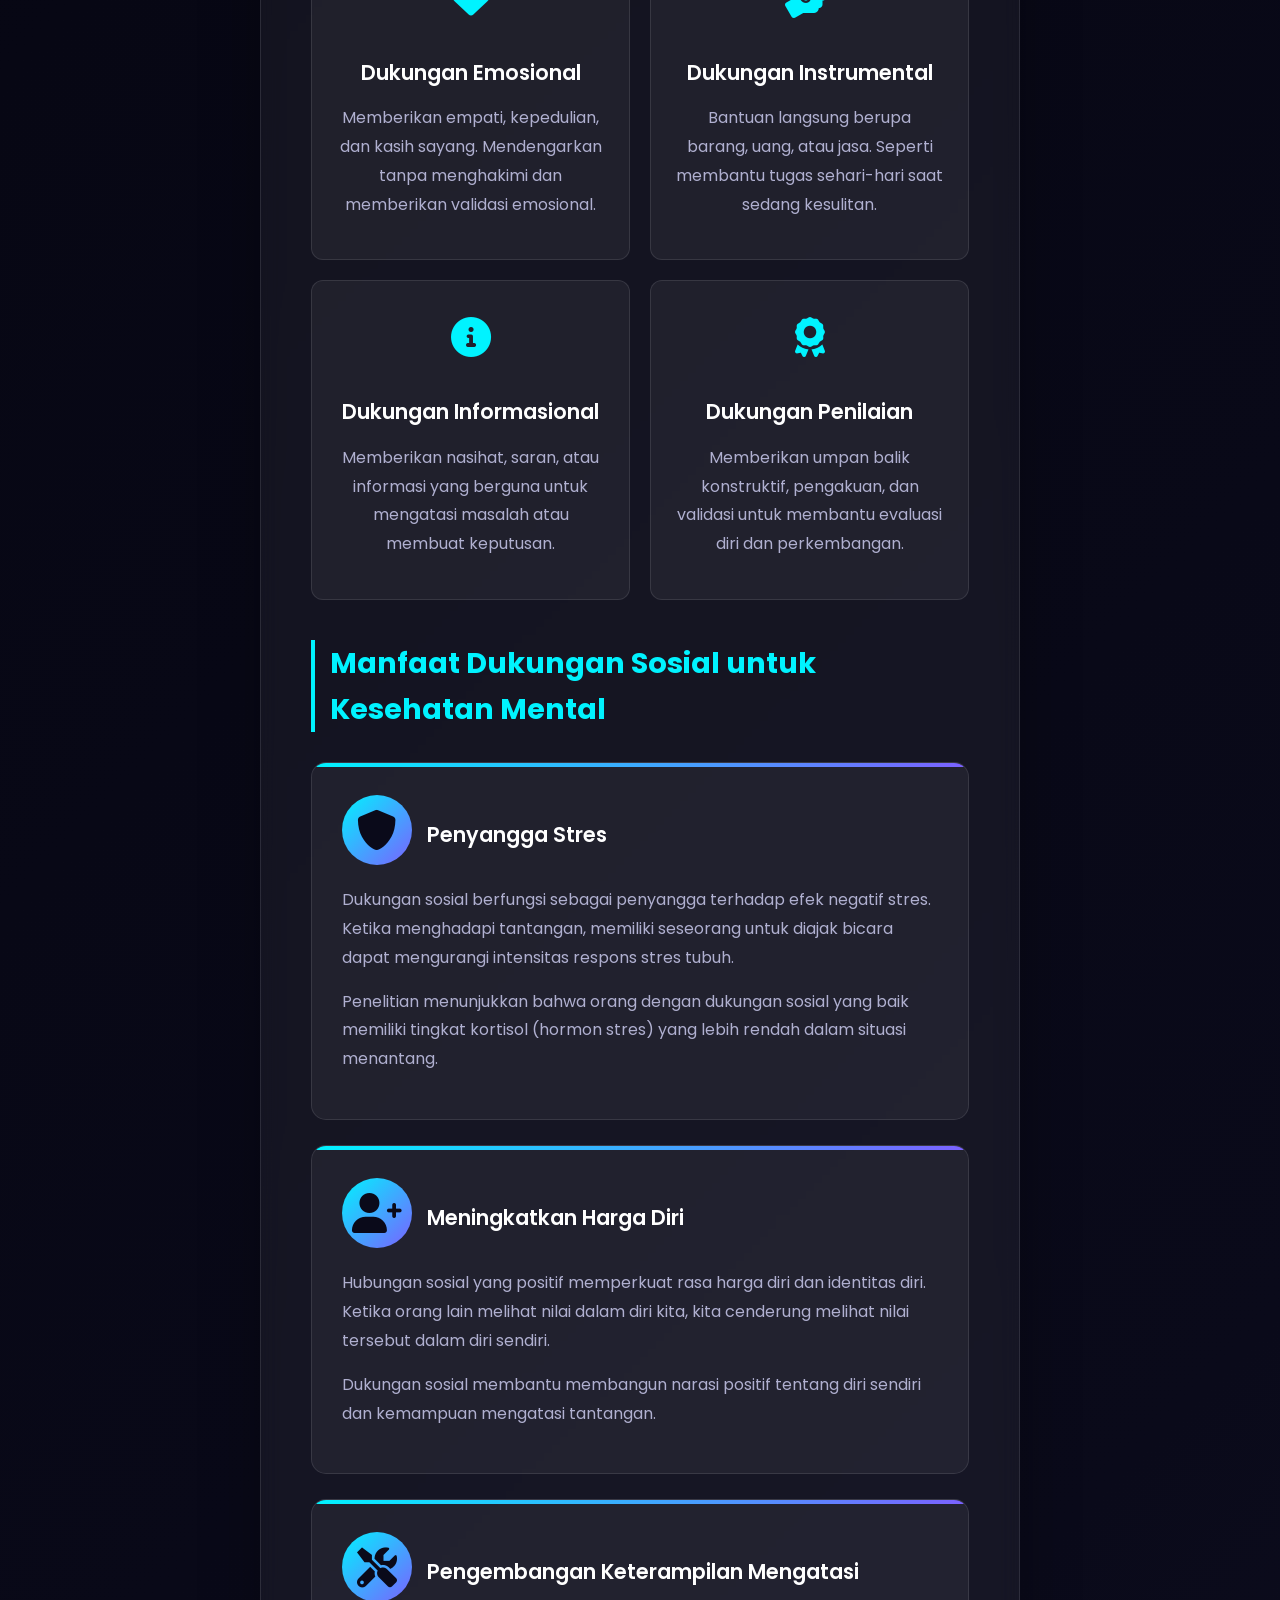
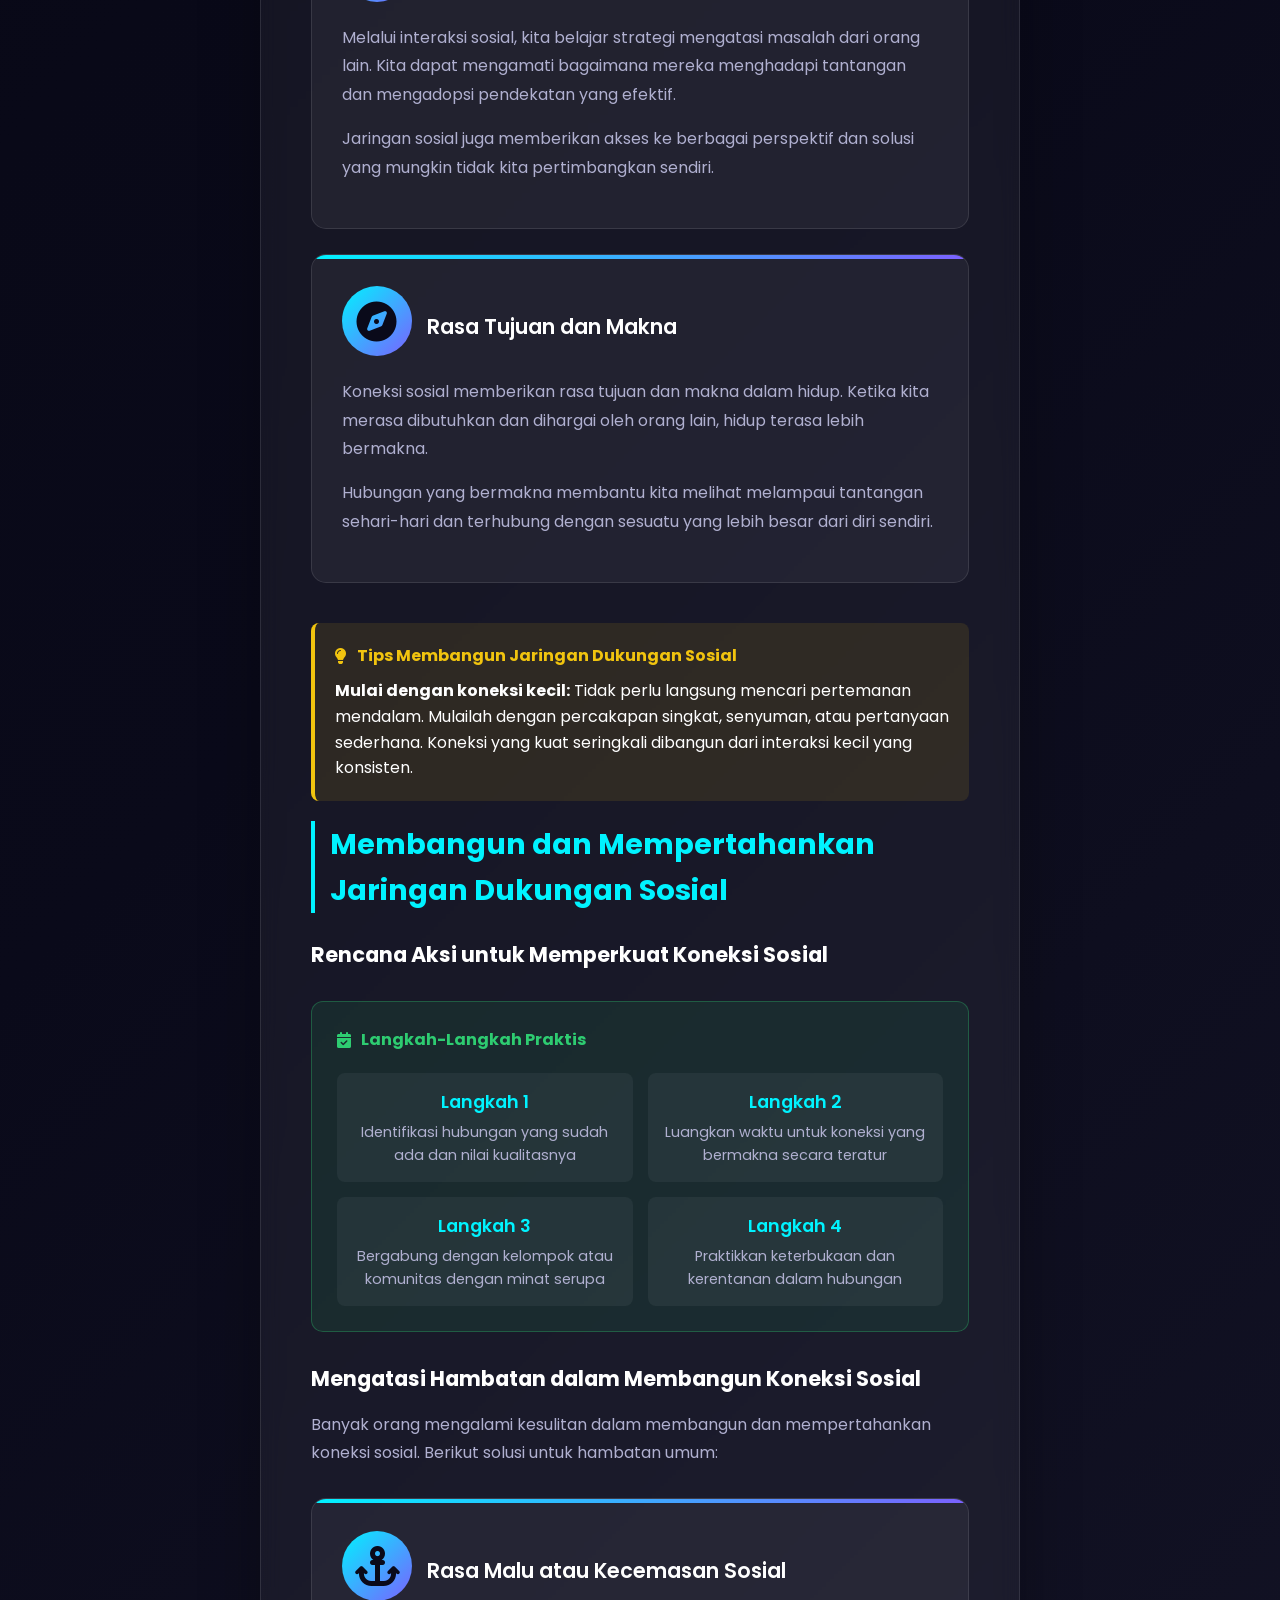
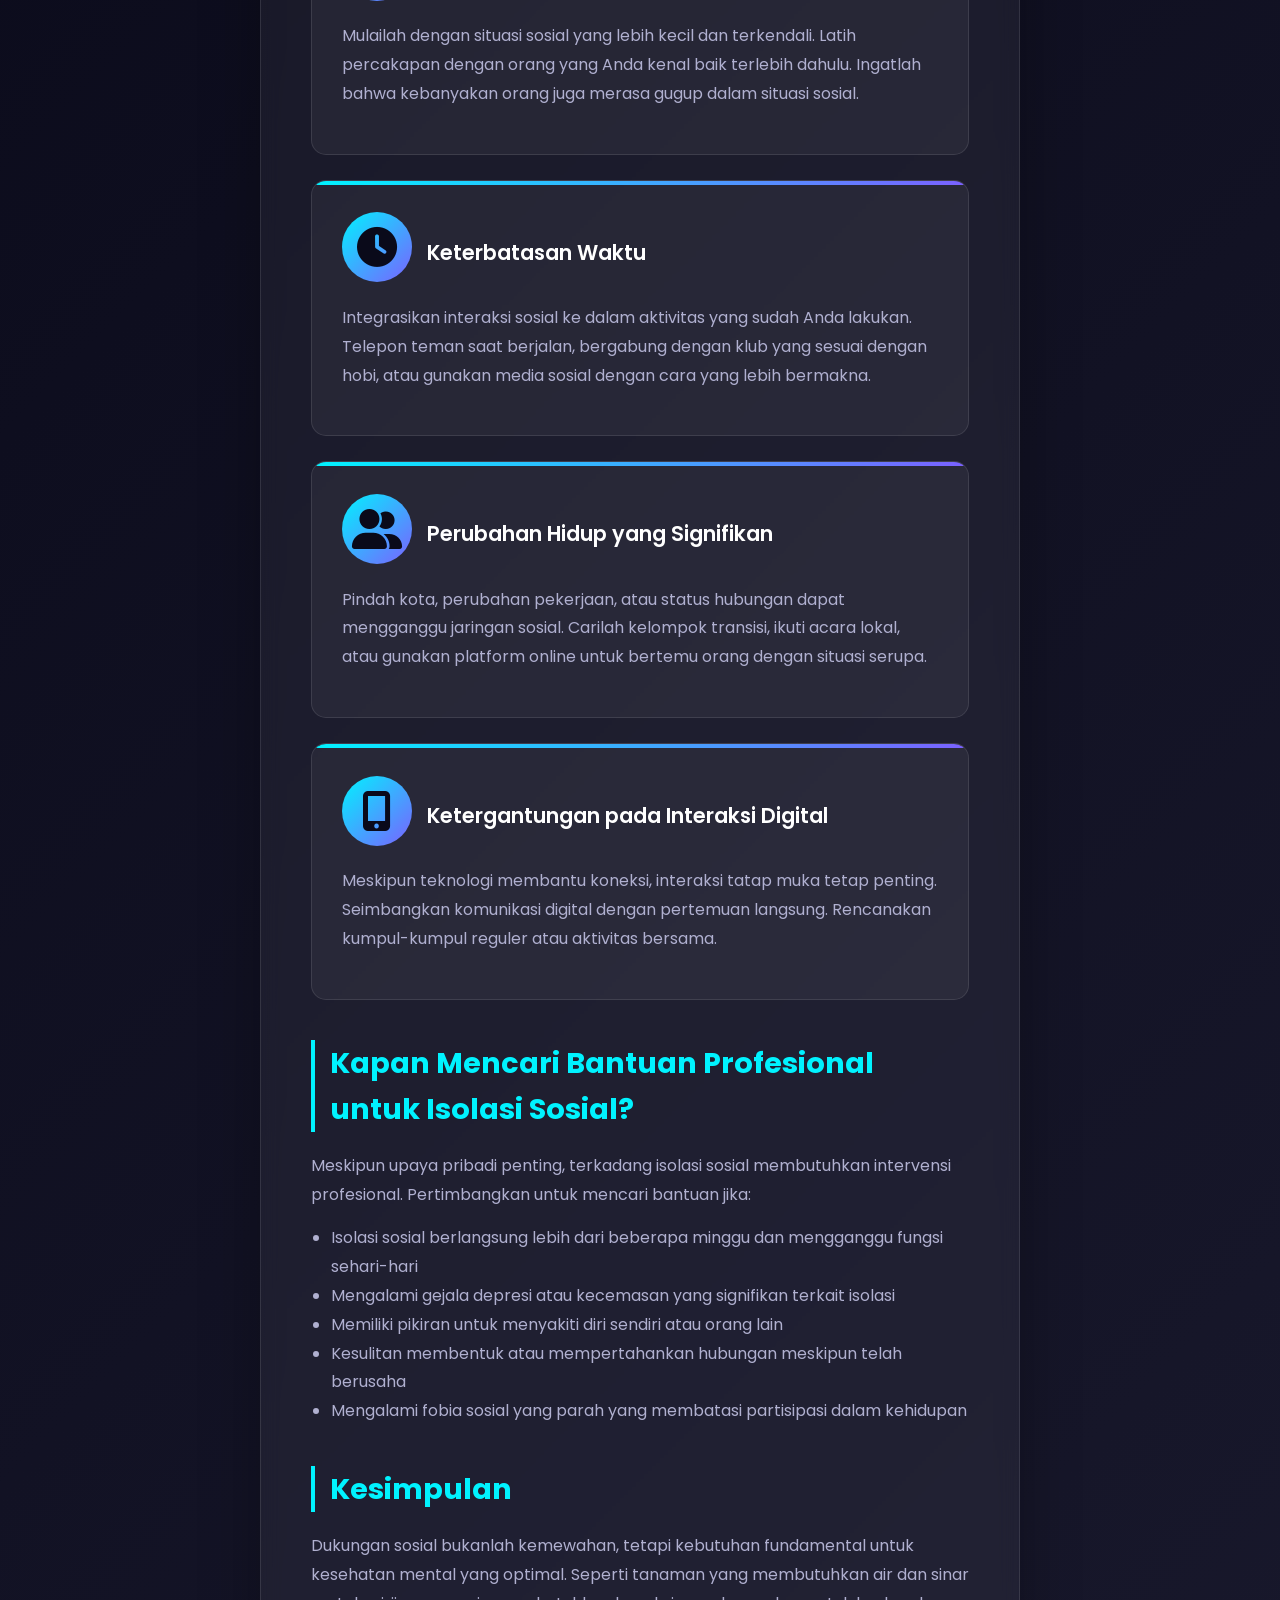
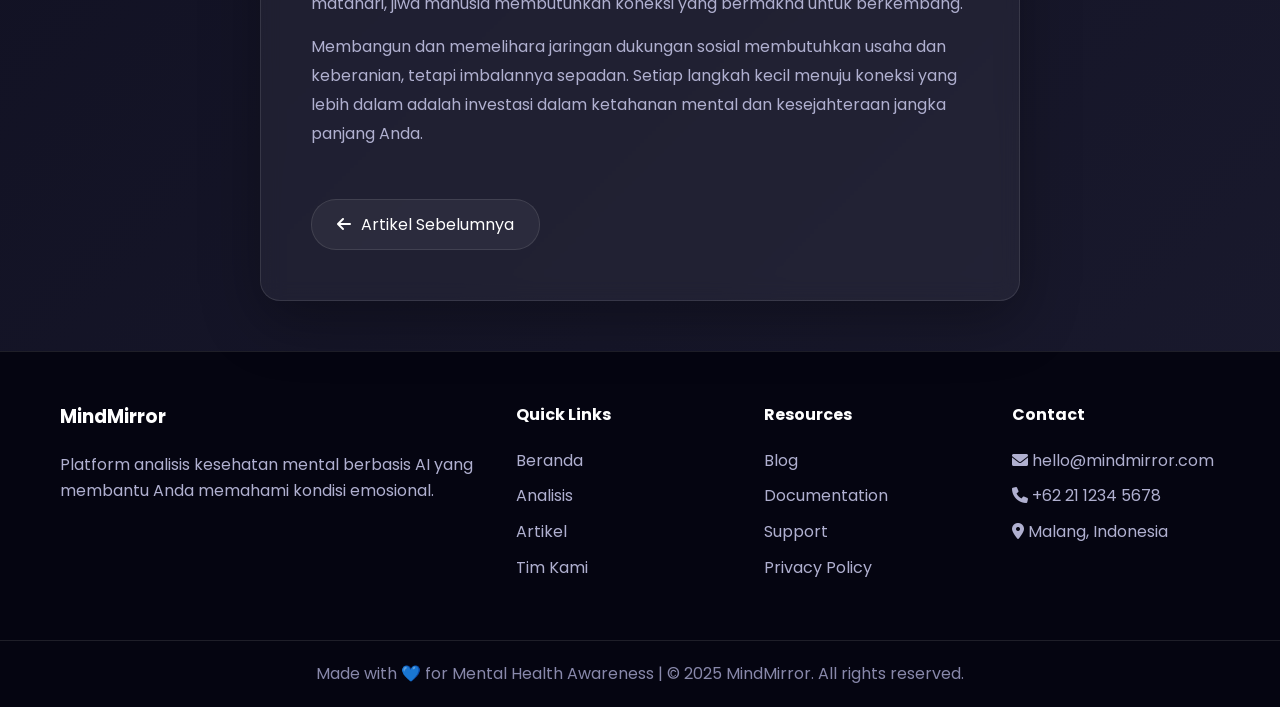
<file: artikel-dukungan-sosial.html>
<!DOCTYPE html>
<html lang="id">
<head>
    <meta charset="UTF-8">
    <meta name="viewport" content="width=device-width, initial-scale=1.0">
    <title>Pentingnya Dukungan Sosial untuk Kesehatan Mental - MindMirror</title>
    <link rel="stylesheet" href="style.css">
    <link href="https://fonts.googleapis.com/css2?family=Poppins:wght@300;400;500;600;700&display=swap" rel="stylesheet">
    <link rel="stylesheet" href="https://cdnjs.cloudflare.com/ajax/libs/font-awesome/6.0.0/css/all.min.css">
    <style>
        .article-hero {
            background: linear-gradient(135deg, rgba(10, 10, 26, 0.9) 0%, rgba(26, 26, 46, 0.8) 100%);
            padding: 120px 0 60px;
            text-align: center;
            margin-bottom: 50px;
            position: relative;
            overflow: hidden;
        }

        .article-hero::before {
            content: '';
            position: absolute;
            top: 0;
            left: 0;
            right: 0;
            bottom: 0;
            background: url('https://images.unsplash.com/photo-1529156069898-49953e39b3ac?ixlib=rb-4.0.3&auto=format&fit=crop&w=2000&q=80') center/cover;
            opacity: 0.1;
            z-index: -1;
        }

        .article-container {
            max-width: 800px;
            margin: 0 auto;
            padding: 0 20px;
        }

        .article-meta {
            display: flex;
            justify-content: center;
            gap: 30px;
            margin-bottom: 30px;
            color: var(--text-secondary);
            font-size: 0.9rem;
        }

        .article-meta i {
            margin-right: 8px;
            color: var(--primary-color);
        }

        .article-content {
            background: var(--bg-card);
            backdrop-filter: blur(10px);
            border-radius: 20px;
            padding: 50px;
            margin-bottom: 50px;
            border: 1px solid rgba(255, 255, 255, 0.1);
            box-shadow: 0 20px 60px rgba(0, 0, 0, 0.3);
        }

        .article-section {
            margin-bottom: 40px;
        }

        .article-section h2 {
            color: var(--primary-color);
            margin-bottom: 20px;
            font-size: 1.8rem;
            border-left: 4px solid var(--primary-color);
            padding-left: 15px;
        }

        .article-section h3 {
            color: var(--text-primary);
            margin: 25px 0 15px;
            font-size: 1.3rem;
        }

        .article-section p {
            line-height: 1.8;
            margin-bottom: 15px;
            color: var(--text-secondary);
        }

        .benefit-grid {
            display: grid;
            grid-template-columns: repeat(auto-fit, minmax(350px, 1fr));
            gap: 25px;
            margin: 30px 0;
        }

        .benefit-card {
            background: rgba(255, 255, 255, 0.05);
            border-radius: 15px;
            padding: 30px;
            border: 1px solid rgba(255, 255, 255, 0.1);
            transition: all 0.3s ease;
            position: relative;
            overflow: hidden;
        }

        .benefit-card::before {
            content: '';
            position: absolute;
            top: 0;
            left: 0;
            right: 0;
            height: 4px;
            background: linear-gradient(90deg, var(--primary-color), var(--secondary-color));
        }

        .benefit-card:hover {
            transform: translateY(-8px);
            border-color: var(--primary-color);
            box-shadow: 0 15px 40px rgba(0, 243, 255, 0.2);
        }

        .benefit-header {
            display: flex;
            align-items: center;
            gap: 15px;
            margin-bottom: 20px;
        }

        .benefit-icon {
            font-size: 2.5rem;
            width: 70px;
            height: 70px;
            display: flex;
            align-items: center;
            justify-content: center;
            border-radius: 50%;
            background: linear-gradient(135deg, var(--primary-color), var(--secondary-color));
            color: var(--bg-dark);
        }

        .benefit-title {
            font-size: 1.4rem;
            font-weight: 600;
            color: var(--text-primary);
        }

        .benefit-description {
            color: var(--text-secondary);
            line-height: 1.7;
        }

        .support-types {
            display: grid;
            grid-template-columns: repeat(auto-fit, minmax(250px, 1fr));
            gap: 20px;
            margin: 30px 0;
        }

        .support-type {
            background: rgba(255, 255, 255, 0.05);
            border-radius: 12px;
            padding: 25px;
            text-align: center;
            border: 1px solid rgba(255, 255, 255, 0.1);
        }

        .support-icon {
            font-size: 2.5rem;
            margin-bottom: 15px;
            color: var(--primary-color);
        }

        .support-title {
            font-size: 1.2rem;
            font-weight: 600;
            margin-bottom: 10px;
            color: var(--text-primary);
        }

        .support-description {
            color: var(--text-secondary);
            line-height: 1.6;
        }

        .stat-box {
            background: linear-gradient(135deg, rgba(0, 243, 255, 0.1), rgba(123, 97, 255, 0.1));
            border-radius: 12px;
            padding: 25px;
            margin: 25px 0;
            border: 1px solid rgba(0, 243, 255, 0.2);
        }

        .stat-box h4 {
            color: var(--primary-color);
            margin-bottom: 15px;
            display: flex;
            align-items: center;
            gap: 10px;
            font-size: 1.2rem;
        }

        .stat-grid {
            display: grid;
            grid-template-columns: repeat(auto-fit, minmax(200px, 1fr));
            gap: 20px;
            margin-top: 20px;
        }

        .stat-item {
            text-align: center;
            padding: 15px;
            background: rgba(255, 255, 255, 0.05);
            border-radius: 8px;
        }

        .stat-number {
            font-size: 2rem;
            font-weight: 700;
            color: var(--primary-color);
            margin-bottom: 5px;
        }

        .stat-label {
            color: var(--text-secondary);
            font-size: 0.9rem;
        }

        .tip-box {
            background: rgba(241, 196, 15, 0.1);
            border-left: 4px solid #f1c40f;
            padding: 20px;
            border-radius: 8px;
            margin: 20px 0;
        }

        .tip-box h4 {
            color: #f1c40f;
            margin-bottom: 10px;
            display: flex;
            align-items: center;
            gap: 10px;
        }

        .action-plan {
            background: rgba(46, 204, 113, 0.1);
            border-radius: 12px;
            padding: 25px;
            margin: 30px 0;
            border: 1px solid rgba(46, 204, 113, 0.3);
        }

        .action-plan h4 {
            color: #2ecc71;
            margin-bottom: 15px;
            display: flex;
            align-items: center;
            gap: 10px;
        }

        .action-steps {
            display: grid;
            grid-template-columns: repeat(auto-fit, minmax(200px, 1fr));
            gap: 15px;
            margin-top: 20px;
        }

        .action-step {
            background: rgba(255, 255, 255, 0.05);
            padding: 15px;
            border-radius: 8px;
            text-align: center;
        }

        .step-number {
            font-weight: 600;
            color: var(--primary-color);
            margin-bottom: 5px;
            font-size: 1.1rem;
        }

        .step-description {
            color: var(--text-secondary);
            font-size: 0.9rem;
        }

        .navigation-buttons {
            display: flex;
            justify-content: space-between;
            margin-top: 50px;
        }

        .nav-button {
            display: flex;
            align-items: center;
            gap: 10px;
            padding: 12px 25px;
            background: var(--bg-card);
            border: 1px solid rgba(255, 255, 255, 0.1);
            border-radius: 25px;
            color: var(--text-primary);
            text-decoration: none;
            transition: all 0.3s ease;
        }

        .nav-button:hover {
            border-color: var(--primary-color);
            transform: translateX(-5px);
        }

        .nav-button.next {
            margin-left: auto;
        }

        .nav-button.next:hover {
            transform: translateX(5px);
        }

        @media (max-width: 768px) {
            .article-content {
                padding: 30px 20px;
            }

            .benefit-grid {
                grid-template-columns: 1fr;
            }

            .support-types {
                grid-template-columns: 1fr;
            }

            .stat-grid {
                grid-template-columns: 1fr;
            }

            .action-steps {
                grid-template-columns: 1fr;
            }

            .navigation-buttons {
                flex-direction: column;
                gap: 15px;
            }

            .nav-button {
                justify-content: center;
            }
        }
    </style>
</head>
<body>
    <!-- Background Animation -->
    <div class="bg-animation">
        <div class="stars"></div>
        <div class="twinkling"></div>
    </div>

    <!-- Navigation -->
    <nav class="navbar">
        <div class="nav-container">
            <div class="nav-logo">
                <a href="index.html" style="text-decoration: none;">
                    <span class="logo-text">MindMirror</span>
                </a>
            </div>
            <div class="nav-menu">
                <a href="index.html#home" class="nav-link">Beranda</a>
                <a href="index.html#analyzer" class="nav-link">Analisis</a>
                <a href="index.html#articles" class="nav-link">Artikel</a>
                <a href="index.html#team" class="nav-link">Tim Kami</a>
            </div>
            <div class="nav-toggle">
                <span class="bar"></span>
                <span class="bar"></span>
                <span class="bar"></span>
            </div>
        </div>
    </nav>

    <!-- Article Hero -->
    <section class="article-hero">
        <div class="article-container">
            <h1 class="title-main" style="font-size: 3rem; margin-bottom: 20px;">Pentingnya Dukungan Sosial untuk Kesehatan Mental</h1>
            <p class="hero-description" style="font-size: 1.3rem; max-width: 600px; margin: 0 auto;">
                Menjelajahi peran koneksi sosial dalam meningkatkan ketahanan mental dan strategi membangun jaringan dukungan yang sehat.
            </p>
        </div>
    </section>

    <!-- Article Content -->
    <div class="article-container">
        <article class="article-content">
            <div class="article-section">
                <h2>Mengapa Koneksi Sosial Penting untuk Kesehatan Mental?</h2>
                <p>Sebagai makhluk sosial, manusia memiliki kebutuhan mendasar untuk terhubung dengan orang lain. Dukungan sosial tidak hanya memberikan rasa memiliki dan tujuan, tetapi juga berperan penting dalam melindungi kesehatan mental kita dari berbagai tantangan kehidupan.</p>
                
                <p>Penelitian menunjukkan bahwa individu dengan jaringan sosial yang kuat memiliki risiko lebih rendah mengalami gangguan mental, pulih lebih cepat dari penyakit, dan umumnya memiliki harapan hidup yang lebih panjang. Mari eksplorasi bagaimana koneksi sosial dapat menjadi fondasi ketahanan mental kita.</p>
            </div>

            <div class="stat-box">
                <h4><i class="fas fa-chart-bar"></i> Dampak Dukungan Sosial pada Kesehatan Mental</h4>
                <div class="stat-grid">
                    <div class="stat-item">
                        <div class="stat-number">50%</div>
                        <div class="stat-label">Lebih rendah risiko depresi pada orang dengan dukungan sosial kuat</div>
                    </div>
                    <div class="stat-item">
                        <div class="stat-number">2.5x</div>
                        <div class="stat-label">Lebih tinggi kemungkinan pulih dari gangguan kecemasan</div>
                    </div>
                    <div class="stat-item">
                        <div class="stat-number">30%</div>
                        <div class="stat-label">Penurunan risiko kematian dini dengan koneksi sosial yang baik</div>
                    </div>
                    <div class="stat-item">
                        <div class="stat-number">70%</div>
                        <div class="stat-label">Lebih cepat pemulihan dari trauma dengan dukungan sosial</div>
                    </div>
                </div>
            </div>

            <div class="article-section">
                <h2>Bentuk-Bentuk Dukungan Sosial yang Penting</h2>
                
                <div class="support-types">
                    <!-- Support Type 1: Emotional -->
                    <div class="support-type">
                        <div class="support-icon">
                            <i class="fas fa-heart"></i>
                        </div>
                        <h3 class="support-title">Dukungan Emosional</h3>
                        <p class="support-description">Memberikan empati, kepedulian, dan kasih sayang. Mendengarkan tanpa menghakimi dan memberikan validasi emosional.</p>
                    </div>

                    <!-- Support Type 2: Instrumental -->
                    <div class="support-type">
                        <div class="support-icon">
                            <i class="fas fa-hands-helping"></i>
                        </div>
                        <h3 class="support-title">Dukungan Instrumental</h3>
                        <p class="support-description">Bantuan langsung berupa barang, uang, atau jasa. Seperti membantu tugas sehari-hari saat sedang kesulitan.</p>
                    </div>

                    <!-- Support Type 3: Informational -->
                    <div class="support-type">
                        <div class="support-icon">
                            <i class="fas fa-info-circle"></i>
                        </div>
                        <h3 class="support-title">Dukungan Informasional</h3>
                        <p class="support-description">Memberikan nasihat, saran, atau informasi yang berguna untuk mengatasi masalah atau membuat keputusan.</p>
                    </div>

                    <!-- Support Type 4: Appraisal -->
                    <div class="support-type">
                        <div class="support-icon">
                            <i class="fas fa-award"></i>
                        </div>
                        <h3 class="support-title">Dukungan Penilaian</h3>
                        <p class="support-description">Memberikan umpan balik konstruktif, pengakuan, dan validasi untuk membantu evaluasi diri dan perkembangan.</p>
                    </div>
                </div>
            </div>

            <div class="article-section">
                <h2>Manfaat Dukungan Sosial untuk Kesehatan Mental</h2>
                
                <div class="benefit-grid">
                    <!-- Benefit 1: Stress Buffer -->
                    <div class="benefit-card">
                        <div class="benefit-header">
                            <div class="benefit-icon">
                                <i class="fas fa-shield-alt"></i>
                            </div>
                            <h3 class="benefit-title">Penyangga Stres</h3>
                        </div>
                        <div class="benefit-description">
                            <p>Dukungan sosial berfungsi sebagai penyangga terhadap efek negatif stres. Ketika menghadapi tantangan, memiliki seseorang untuk diajak bicara dapat mengurangi intensitas respons stres tubuh.</p>
                            <p>Penelitian menunjukkan bahwa orang dengan dukungan sosial yang baik memiliki tingkat kortisol (hormon stres) yang lebih rendah dalam situasi menantang.</p>
                        </div>
                    </div>

                    <!-- Benefit 2: Self-Esteem -->
                    <div class="benefit-card">
                        <div class="benefit-header">
                            <div class="benefit-icon">
                                <i class="fas fa-user-plus"></i>
                            </div>
                            <h3 class="benefit-title">Meningkatkan Harga Diri</h3>
                        </div>
                        <div class="benefit-description">
                            <p>Hubungan sosial yang positif memperkuat rasa harga diri dan identitas diri. Ketika orang lain melihat nilai dalam diri kita, kita cenderung melihat nilai tersebut dalam diri sendiri.</p>
                            <p>Dukungan sosial membantu membangun narasi positif tentang diri sendiri dan kemampuan mengatasi tantangan.</p>
                        </div>
                    </div>

                    <!-- Benefit 3: Coping Skills -->
                    <div class="benefit-card">
                        <div class="benefit-header">
                            <div class="benefit-icon">
                                <i class="fas fa-tools"></i>
                            </div>
                            <h3 class="benefit-title">Pengembangan Keterampilan Mengatasi</h3>
                        </div>
                        <div class="benefit-description">
                            <p>Melalui interaksi sosial, kita belajar strategi mengatasi masalah dari orang lain. Kita dapat mengamati bagaimana mereka menghadapi tantangan dan mengadopsi pendekatan yang efektif.</p>
                            <p>Jaringan sosial juga memberikan akses ke berbagai perspektif dan solusi yang mungkin tidak kita pertimbangkan sendiri.</p>
                        </div>
                    </div>

                    <!-- Benefit 4: Purpose & Meaning -->
                    <div class="benefit-card">
                        <div class="benefit-header">
                            <div class="benefit-icon">
                                <i class="fas fa-compass"></i>
                            </div>
                            <h3 class="benefit-title">Rasa Tujuan dan Makna</h3>
                        </div>
                        <div class="benefit-description">
                            <p>Koneksi sosial memberikan rasa tujuan dan makna dalam hidup. Ketika kita merasa dibutuhkan dan dihargai oleh orang lain, hidup terasa lebih bermakna.</p>
                            <p>Hubungan yang bermakna membantu kita melihat melampaui tantangan sehari-hari dan terhubung dengan sesuatu yang lebih besar dari diri sendiri.</p>
                        </div>
                    </div>
                </div>
            </div>

            <div class="tip-box">
                <h4><i class="fas fa-lightbulb"></i> Tips Membangun Jaringan Dukungan Sosial</h4>
                <p><strong>Mulai dengan koneksi kecil:</strong> Tidak perlu langsung mencari pertemanan mendalam. Mulailah dengan percakapan singkat, senyuman, atau pertanyaan sederhana. Koneksi yang kuat seringkali dibangun dari interaksi kecil yang konsisten.</p>
            </div>

            <div class="article-section">
                <h2>Membangun dan Mempertahankan Jaringan Dukungan Sosial</h2>
                
                <h3>Rencana Aksi untuk Memperkuat Koneksi Sosial</h3>
                <div class="action-plan">
                    <h4><i class="fas fa-calendar-check"></i> Langkah-Langkah Praktis</h4>
                    <div class="action-steps">
                        <div class="action-step">
                            <div class="step-number">Langkah 1</div>
                            <div class="step-description">Identifikasi hubungan yang sudah ada dan nilai kualitasnya</div>
                        </div>
                        <div class="action-step">
                            <div class="step-number">Langkah 2</div>
                            <div class="step-description">Luangkan waktu untuk koneksi yang bermakna secara teratur</div>
                        </div>
                        <div class="action-step">
                            <div class="step-number">Langkah 3</div>
                            <div class="step-description">Bergabung dengan kelompok atau komunitas dengan minat serupa</div>
                        </div>
                        <div class="action-step">
                            <div class="step-number">Langkah 4</div>
                            <div class="step-description">Praktikkan keterbukaan dan kerentanan dalam hubungan</div>
                        </div>
                    </div>
                </div>

                <h3>Mengatasi Hambatan dalam Membangun Koneksi Sosial</h3>
                <p>Banyak orang mengalami kesulitan dalam membangun dan mempertahankan koneksi sosial. Berikut solusi untuk hambatan umum:</p>
                
                <div class="benefit-grid">
                    <div class="benefit-card">
                        <div class="benefit-header">
                            <div class="benefit-icon">
                                <i class="fas fa-anchor"></i>
                            </div>
                            <h3 class="benefit-title">Rasa Malu atau Kecemasan Sosial</h3>
                        </div>
                        <div class="benefit-description">
                            <p>Mulailah dengan situasi sosial yang lebih kecil dan terkendali. Latih percakapan dengan orang yang Anda kenal baik terlebih dahulu. Ingatlah bahwa kebanyakan orang juga merasa gugup dalam situasi sosial.</p>
                        </div>
                    </div>

                    <div class="benefit-card">
                        <div class="benefit-header">
                            <div class="benefit-icon">
                                <i class="fas fa-clock"></i>
                            </div>
                            <h3 class="benefit-title">Keterbatasan Waktu</h3>
                        </div>
                        <div class="benefit-description">
                            <p>Integrasikan interaksi sosial ke dalam aktivitas yang sudah Anda lakukan. Telepon teman saat berjalan, bergabung dengan klub yang sesuai dengan hobi, atau gunakan media sosial dengan cara yang lebih bermakna.</p>
                        </div>
                    </div>

                    <div class="benefit-card">
                        <div class="benefit-header">
                            <div class="benefit-icon">
                                <i class="fas fa-user-friends"></i>
                            </div>
                            <h3 class="benefit-title">Perubahan Hidup yang Signifikan</h3>
                        </div>
                        <div class="benefit-description">
                            <p>Pindah kota, perubahan pekerjaan, atau status hubungan dapat mengganggu jaringan sosial. Carilah kelompok transisi, ikuti acara lokal, atau gunakan platform online untuk bertemu orang dengan situasi serupa.</p>
                        </div>
                    </div>

                    <div class="benefit-card">
                        <div class="benefit-header">
                            <div class="benefit-icon">
                                <i class="fas fa-mobile-alt"></i>
                            </div>
                            <h3 class="benefit-title">Ketergantungan pada Interaksi Digital</h3>
                        </div>
                        <div class="benefit-description">
                            <p>Meskipun teknologi membantu koneksi, interaksi tatap muka tetap penting. Seimbangkan komunikasi digital dengan pertemuan langsung. Rencanakan kumpul-kumpul reguler atau aktivitas bersama.</p>
                        </div>
                    </div>
                </div>
            </div>

            <div class="article-section">
                <h2>Kapan Mencari Bantuan Profesional untuk Isolasi Sosial?</h2>
                <p>Meskipun upaya pribadi penting, terkadang isolasi sosial membutuhkan intervensi profesional. Pertimbangkan untuk mencari bantuan jika:</p>
                
                <ul style="color: var(--text-secondary); line-height: 1.8; margin: 15px 0; padding-left: 20px;">
                    <li>Isolasi sosial berlangsung lebih dari beberapa minggu dan mengganggu fungsi sehari-hari</li>
                    <li>Mengalami gejala depresi atau kecemasan yang signifikan terkait isolasi</li>
                    <li>Memiliki pikiran untuk menyakiti diri sendiri atau orang lain</li>
                    <li>Kesulitan membentuk atau mempertahankan hubungan meskipun telah berusaha</li>
                    <li>Mengalami fobia sosial yang parah yang membatasi partisipasi dalam kehidupan</li>
                </ul>
            </div>

            <div class="article-section">
                <h2>Kesimpulan</h2>
                <p>Dukungan sosial bukanlah kemewahan, tetapi kebutuhan fundamental untuk kesehatan mental yang optimal. Seperti tanaman yang membutuhkan air dan sinar matahari, jiwa manusia membutuhkan koneksi yang bermakna untuk berkembang.</p>
                
                <p>Membangun dan memelihara jaringan dukungan sosial membutuhkan usaha dan keberanian, tetapi imbalannya sepadan. Setiap langkah kecil menuju koneksi yang lebih dalam adalah investasi dalam ketahanan mental dan kesejahteraan jangka panjang Anda.</p>
            </div>

            <!-- Navigation Buttons -->
            <div class="navigation-buttons">
                <a href="article-relaksasi-optimized.html" class="nav-button">
                    <i class="fas fa-arrow-left"></i>
                    Artikel Sebelumnya
                </a>
            </div>
        </article>
    </div>

    <!-- Footer -->
    <footer class="footer">
        <div class="footer-content">
            <div class="footer-section">
                <h3>MindMirror</h3>
                <p>Platform analisis kesehatan mental berbasis AI yang membantu Anda memahami kondisi emosional.</p>
            </div>
            <div class="footer-section">
                <h4>Quick Links</h4>
                <a href="index.html#home">Beranda</a>
                <a href="index.html#analyzer">Analisis</a>
                <a href="index.html#articles">Artikel</a>
                <a href="index.html#team">Tim Kami</a>
            </div>
            <div class="footer-section">
                <h4>Resources</h4>
                <a href="#">Blog</a>
                <a href="#">Documentation</a>
                <a href="#">Support</a>
                <a href="#">Privacy Policy</a>
            </div>
            <div class="footer-section">
                <h4>Contact</h4>
                <p><i class="fas fa-envelope"></i> hello@mindmirror.com</p>
                <p><i class="fas fa-phone"></i> +62 21 1234 5678</p>
                <p><i class="fas fa-map-marker-alt"></i> Malang, Indonesia</p>
            </div>
        </div>
        <div class="footer-bottom">
            <p>Made with <span class="heart">💙</span> for Mental Health Awareness | &copy; 2025 MindMirror. All rights reserved.</p>
        </div>
    </footer>

    <script>
        // Navigation functionality for article page
        document.addEventListener('DOMContentLoaded', function() {
            const navToggle = document.querySelector('.nav-toggle');
            const navMenu = document.querySelector('.nav-menu');
            
            if (navToggle) {
                navToggle.addEventListener('click', function() {
                    navMenu.classList.toggle('active');
                    navToggle.classList.toggle('active');
                    
                    const bars = document.querySelectorAll('.bar');
                    if (navMenu.classList.contains('active')) {
                        bars[0].style.transform = 'rotate(-45deg) translate(-5px, 6px)';
                        bars[1].style.opacity = '0';
                        bars[2].style.transform = 'rotate(45deg) translate(-5px, -6px)';
                    } else {
                        bars[0].style.transform = 'none';
                        bars[1].style.opacity = '1';
                        bars[2].style.transform = 'none';
                    }
                });
            }
            
            // Smooth scrolling for navigation links
            document.querySelectorAll('.nav-link').forEach(link => {
                link.addEventListener('click', function(e) {
                    e.preventDefault();
                    const targetId = this.getAttribute('href');
                    
                    if (targetId.includes('index.html')) {
                        window.location.href = targetId;
                    } else {
                        const targetSection = document.querySelector(targetId);
                        if (targetSection) {
                            const offsetTop = targetSection.offsetTop - 70;
                            window.scrollTo({
                                top: offsetTop,
                                behavior: 'smooth'
                            });
                        }
                    }
                    
                    // Close mobile menu if open
                    if (navMenu.classList.contains('active')) {
                        navMenu.classList.remove('active');
                        navToggle.classList.remove('active');
                        
                        const bars = document.querySelectorAll('.bar');
                        bars[0].style.transform = 'none';
                        bars[1].style.opacity = '1';
                        bars[2].style.transform = 'none';
                    }
                });
            });
            
            // Navbar background on scroll
            window.addEventListener('scroll', function() {
                const navbar = document.querySelector('.navbar');
                if (window.scrollY > 100) {
                    navbar.style.background = 'rgba(10, 10, 26, 0.98)';
                    navbar.style.backdropFilter = 'blur(20px)';
                } else {
                    navbar.style.background = 'rgba(10, 10, 26, 0.95)';
                    navbar.style.backdropFilter = 'blur(10px)';
                }
            });
            
            // Close menu when clicking outside
            document.addEventListener('click', function(e) {
                if (!e.target.closest('.nav-container') && navMenu.classList.contains('active')) {
                    navMenu.classList.remove('active');
                    navToggle.classList.remove('active');
                    
                    const bars = document.querySelectorAll('.bar');
                    bars[0].style.transform = 'none';
                    bars[1].style.opacity = '1';
                    bars[2].style.transform = 'none';
                }
            });

            // Add animation to benefit cards on scroll
            const benefitCards = document.querySelectorAll('.benefit-card, .support-type');
            const observer = new IntersectionObserver((entries) => {
                entries.forEach(entry => {
                    if (entry.isIntersecting) {
                        entry.target.style.opacity = '1';
                        entry.target.style.transform = 'translateY(0)';
                    }
                });
            }, { threshold: 0.1 });

            benefitCards.forEach(card => {
                card.style.opacity = '0';
                card.style.transform = 'translateY(30px)';
                card.style.transition = 'opacity 0.6s ease, transform 0.6s ease';
                observer.observe(card);
            });
        });
    </script>
</body>
</html>
</file>
<file: style.css>
/* Reset dan Base Styles */
* {
    margin: 0;
    padding: 0;
    box-sizing: border-box;
}

:root {
    --primary-color: #00f3ff;
    --primary-glow: 0 0 20px rgba(0, 243, 255, 0.7);
    --secondary-color: #7b61ff;
    --accent-color: #ff0080;
    --bg-dark: #0a0a1a;
    --bg-darker: #050510;
    --bg-card: rgba(255, 255, 255, 0.05);
    --text-primary: #ffffff;
    --text-secondary: #b0b0d0;
    --text-muted: #8888aa;
}

body {
    font-family: 'Poppins', sans-serif;
    background: linear-gradient(135deg, #050510 0%, #0a0a1a 50%, #1a1a2e 100%);
    color: var(--text-primary);
    min-height: 100vh;
    line-height: 1.6;
    overflow-x: hidden;
    position: relative;
    text-rendering: optimizeLegibility;
    -webkit-font-smoothing: antialiased;
    -moz-osx-font-smoothing: grayscale;
}

/* Skip Link for Accessibility */
.skip-link {
    position: absolute;
    top: -40px;
    left: 6px;
    background: var(--primary-color);
    color: var(--bg-dark);
    padding: 8px 16px;
    text-decoration: none;
    font-weight: 600;
    border-radius: 4px;
    z-index: 10000;
    transition: top 0.3s ease;
}

.skip-link:focus {
    top: 6px;
}

/* Background Animation */
.bg-animation {
    position: fixed;
    top: 0;
    left: 0;
    width: 100%;
    height: 100%;
    z-index: -1;
    overflow: hidden;
}

.stars {
    position: absolute;
    top: 0;
    left: 0;
    width: 100%;
    height: 100%;
    background: 
        radial-gradient(2px 2px at 20px 30px, #eee, transparent),
        radial-gradient(2px 2px at 40px 70px, #fff, transparent),
        radial-gradient(1px 1px at 90px 40px, #ddd, transparent),
        radial-gradient(1px 1px at 130px 80px, #fff, transparent),
        radial-gradient(2px 2px at 160px 30px, #eee, transparent);
    background-repeat: repeat;
    background-size: 200px 100px;
    animation: stars-animation 100s linear infinite;
    will-change: transform;
}

.twinkling {
    position: absolute;
    top: 0;
    left: 0;
    width: 100%;
    height: 100%;
    background: transparent;
    animation: twinkling-animation 5s ease-in-out infinite alternate;
}

@keyframes stars-animation {
    from { transform: translateY(0); }
    to { transform: translateY(-2000px); }
}

@keyframes twinkling-animation {
    0% { opacity: 0.2; }
    50% { opacity: 0.5; }
    100% { opacity: 0.8; }
}

/* Container */
.container {
    max-width: 1200px;
    margin: 0 auto;
    padding: 20px;
    display: flex;
    flex-direction: column;
    min-height: 100vh;
}

/* Navigation */
.navbar {
    position: fixed;
    top: 0;
    width: 100%;
    background: rgba(10, 10, 26, 0.95);
    backdrop-filter: blur(10px);
    z-index: 1000;
    border-bottom: 1px solid rgba(0, 243, 255, 0.1);
    transform: translateZ(0);
}

.nav-container {
    max-width: 1200px;
    margin: 0 auto;
    padding: 0 20px;
    display: flex;
    justify-content: space-between;
    align-items: center;
    height: 70px;
}

.nav-logo .logo-text {
    font-size: 1.5rem;
    font-weight: 700;
    background: linear-gradient(90deg, var(--primary-color), var(--secondary-color));
    -webkit-background-clip: text;
    background-clip: text;
    color: transparent;
    text-shadow: var(--primary-glow);
}

.nav-menu {
    display: flex;
    gap: 30px;
}

.nav-link {
    color: var(--text-primary);
    text-decoration: none;
    font-weight: 500;
    transition: all 0.3s ease;
    position: relative;
}

.nav-link:hover,
.nav-link:focus {
    color: var(--primary-color);
    outline: none;
}

.nav-link::after {
    content: '';
    position: absolute;
    bottom: -5px;
    left: 0;
    width: 0;
    height: 2px;
    background: var(--primary-color);
    transition: width 0.3s ease;
}

.nav-link:hover::after {
    width: 100%;
}

.nav-toggle {
    display: none;
    flex-direction: column;
    cursor: pointer;
    background: none;
    border: none;
}

.bar {
    width: 25px;
    height: 3px;
    background: var(--text-primary);
    margin: 3px 0;
    transition: 0.3s;
}

/* Mobile Navigation */
@media (max-width: 768px) {
    .nav-menu {
        position: fixed;
        top: 70px;
        left: -100%;
        width: 100%;
        height: calc(100vh - 70px);
        background: rgba(10, 10, 26, 0.98);
        backdrop-filter: blur(20px);
        flex-direction: column;
        justify-content: flex-start;
        align-items: center;
        padding-top: 50px;
        transition: left 0.3s ease;
        border-top: 1px solid rgba(0, 243, 255, 0.1);
    }

    .nav-menu.active {
        left: 0;
    }

    .nav-link {
        font-size: 1.2rem;
        padding: 15px 0;
        width: 100%;
        text-align: center;
        border-bottom: 1px solid rgba(255, 255, 255, 0.1);
    }

    .nav-link:last-child {
        border-bottom: none;
    }

    .nav-toggle {
        display: flex;
    }

    .nav-toggle.active .bar:nth-child(1) {
        transform: rotate(-45deg) translate(-5px, 6px);
    }

    .nav-toggle.active .bar:nth-child(2) {
        opacity: 0;
    }

    .nav-toggle.active .bar:nth-child(3) {
        transform: rotate(45deg) translate(-5px, -6px);
    }
}

/* Hero Section */
.hero-section {
    display: grid;
    grid-template-columns: 1fr 1fr;
    gap: 50px;
    align-items: center;
    min-height: 100vh;
    padding: 100px 0 50px;
}

.hero-content {
    animation: fadeInLeft 1s ease-out;
}

.hero-title {
    margin-bottom: 20px;
}

.title-main {
    display: block;
    font-size: clamp(2rem, 6vw, 3.5rem);
    font-weight: 700;
    background: linear-gradient(90deg, var(--primary-color), var(--secondary-color));
    -webkit-background-clip: text;
    background-clip: text;
    color: transparent;
    text-shadow: var(--primary-glow);
    letter-spacing: 2px;
    line-height: 1.2;
}

.title-sub {
    display: block;
    font-size: 1.2rem;
    font-weight: 300;
    color: var(--text-secondary);
    margin-top: 5px;
    letter-spacing: 3px;
}

.hero-description {
    font-size: 1.2rem;
    color: var(--text-secondary);
    margin-bottom: 30px;
    line-height: 1.8;
}

.hero-stats {
    display: flex;
    gap: 30px;
    margin-bottom: 40px;
}

.stat-item {
    text-align: center;
}

.stat-number {
    font-size: 2rem;
    font-weight: 700;
    color: var(--primary-color);
    text-shadow: var(--primary-glow);
    margin-bottom: 5px;
}

.stat-label {
    font-size: 0.9rem;
    color: var(--text-muted);
}

.cta-button {
    display: inline-flex;
    align-items: center;
    gap: 10px;
    padding: 15px 30px;
    background: linear-gradient(135deg, var(--primary-color), var(--secondary-color));
    color: #0a0a1a;
    text-decoration: none;
    border-radius: 25px;
    font-weight: 600;
    font-size: 1.1rem;
    transition: all 0.3s ease;
    box-shadow: 0 4px 15px rgba(0, 243, 255, 0.4);
    border: none;
    cursor: pointer;
    position: relative;
    overflow: hidden;
}

.cta-button::before {
    content: '';
    position: absolute;
    top: 0;
    left: -100%;
    width: 100%;
    height: 100%;
    background: linear-gradient(90deg, transparent, rgba(255,255,255,0.2), transparent);
    transition: left 0.5s;
}

.cta-button:hover::before {
    left: 100%;
}

.cta-button:hover,
.cta-button:focus {
    transform: translateY(-3px);
    box-shadow: 0 6px 20px rgba(0, 243, 255, 0.6);
    outline: none;
}

.hero-visual {
    position: relative;
    animation: fadeInRight 1s ease-out;
}

.floating-cards {
    position: relative;
    height: 300px;
}

.floating-card {
    position: absolute;
    background: var(--bg-card);
    backdrop-filter: blur(10px);
    border: 1px solid rgba(255, 255, 255, 0.1);
    border-radius: 15px;
    padding: 20px;
    display: flex;
    flex-direction: column;
    align-items: center;
    gap: 10px;
    box-shadow: 0 8px 32px rgba(0, 0, 0, 0.3);
    transition: all 0.3s ease;
    transform: translateZ(0);
    backface-visibility: hidden;
}

.floating-card i {
    font-size: 2rem;
    color: var(--primary-color);
}

.floating-card span {
    font-size: 0.9rem;
    color: var(--text-primary);
    font-weight: 500;
}

.card-1 {
    top: 0;
    left: 20%;
    animation: float 3s ease-in-out infinite;
}

.card-2 {
    top: 50%;
    right: 10%;
    animation: float 3s ease-in-out infinite 1s;
}

.card-3 {
    bottom: 0;
    left: 30%;
    animation: float 3s ease-in-out infinite 2s;
}

.floating-card:hover {
    transform: translateY(-10px) scale(1.05);
    border-color: var(--primary-color);
    box-shadow: 0 12px 40px rgba(0, 243, 255, 0.3);
}

/* Sections Common */
.section-header {
    text-align: center;
    margin-bottom: 50px;
}

.section-header h2 {
    font-size: clamp(1.8rem, 4vw, 2.5rem);
    color: var(--text-primary);
    margin-bottom: 15px;
    background: linear-gradient(90deg, var(--primary-color), var(--secondary-color));
    -webkit-background-clip: text;
    background-clip: text;
    color: transparent;
}

.section-header p {
    font-size: 1.1rem;
    color: var(--text-secondary);
}

/* Analyzer Section */
.analyzer-section {
    padding: 80px 0;
}

.main-content {
    display: grid;
    grid-template-columns: 1fr 1fr;
    gap: 30px;
    flex: 1;
    animation: fadeInUp 0.8s ease-out;
}

/* Video Section */
.video-section {
    display: flex;
    flex-direction: column;
    align-items: center;
}

.video-container {
    position: relative;
    margin-bottom: 20px;
    border-radius: 15px;
    overflow: hidden;
    box-shadow: var(--primary-glow);
    border: 2px solid var(--primary-color);
    transition: all 0.3s ease;
    background: #000;
    min-height: 450px;
    display: flex;
    align-items: center;
    justify-content: center;
}

.video-container:hover {
    transform: translateY(-5px);
    box-shadow: 0 0 30px rgba(0, 243, 255, 0.9);
}

.video-container.error {
    border-color: var(--accent-color);
    box-shadow: 0 0 20px rgba(255, 0, 128, 0.4);
}

#video {
    display: block;
    width: 100%;
    max-width: 600px;
    height: auto;
    border-radius: 12px;
}

.overlay {
    position: absolute;
    top: 0;
    left: 0;
    width: 100%;
    height: 100%;
    pointer-events: none;
}

.video-overlay {
    position: absolute;
    top: 0;
    left: 0;
    width: 100%;
    height: 100%;
    background: rgba(10, 10, 26, 0.7);
    display: flex;
    align-items: center;
    justify-content: center;
    flex-direction: column;
    z-index: 10;
}

.scan-line {
    width: 100%;
    height: 2px;
    background: linear-gradient(90deg, transparent, var(--primary-color), transparent);
    position: absolute;
    top: 50%;
    animation: scan 2s linear infinite;
}

.loading-text {
    color: var(--primary-color);
    font-size: 1.2rem;
    font-weight: 500;
    text-align: center;
    text-shadow: var(--primary-glow);
    z-index: 11;
}

/* Video Fallback Styles */
.video-fallback {
    text-align: center;
    padding: 40px 20px;
    background: rgba(10, 10, 26, 0.8);
    border-radius: 10px;
    border: 2px dashed var(--text-muted);
}

.video-fallback p {
    color: var(--text-secondary);
    margin-bottom: 20px;
    font-size: 1.1rem;
}

@keyframes scan {
    0% { top: 0%; }
    100% { top: 100%; }
}

/* Control Buttons */
.control-buttons {
    display: flex;
    gap: 15px;
    margin-top: 10px;
}

.btn {
    padding: 12px 25px;
    border: none;
    border-radius: 25px;
    font-family: 'Poppins', sans-serif;
    font-size: 1rem;
    font-weight: 500;
    cursor: pointer;
    transition: all 0.3s ease;
    display: flex;
    align-items: center;
    gap: 8px;
    min-width: 160px;
    justify-content: center;
    position: relative;
    overflow: hidden;
}

.btn::before {
    content: '';
    position: absolute;
    top: 0;
    left: -100%;
    width: 100%;
    height: 100%;
    background: linear-gradient(90deg, transparent, rgba(255,255,255,0.2), transparent);
    transition: left 0.5s;
}

.btn:hover::before {
    left: 100%;
}

.btn-primary {
    background: linear-gradient(135deg, var(--primary-color), var(--secondary-color));
    color: var(--bg-dark);
    box-shadow: 0 4px 15px rgba(0, 243, 255, 0.4);
}

.btn-primary:hover:not(:disabled),
.btn-primary:focus:not(:disabled) {
    transform: translateY(-2px);
    box-shadow: 0 6px 20px rgba(0, 243, 255, 0.6);
    outline: none;
}

.btn-secondary {
    background: rgba(255, 255, 255, 0.1);
    color: var(--text-primary);
    border: 1px solid var(--text-muted);
    backdrop-filter: blur(10px);
}

.btn-secondary:hover:not(:disabled),
.btn-secondary:focus:not(:disabled) {
    background: rgba(255, 255, 255, 0.2);
    border-color: var(--primary-color);
    outline: none;
}

.btn:disabled {
    opacity: 0.5;
    cursor: not-allowed;
    transform: none !important;
    background: rgba(255, 255, 255, 0.1) !important;
    color: var(--text-muted) !important;
    border-color: var(--text-muted) !important;
    box-shadow: none !important;
}

.btn-icon {
    font-size: 1.2rem;
}

/* Results Section */
.results-section {
    display: flex;
    flex-direction: column;
    gap: 20px;
}

/* Glass Card */
.glass-card {
    background: var(--bg-card);
    border-radius: 15px;
    padding: 25px;
    backdrop-filter: blur(10px);
    border: 1px solid rgba(255, 255, 255, 0.1);
    box-shadow: 0 8px 32px rgba(0, 0, 0, 0.3);
    transition: all 0.3s ease;
    animation: slideInRight 0.6s ease-out;
    will-change: transform;
    contain: layout style;
}

.glass-card:hover {
    transform: translateY(-5px);
    border-color: rgba(0, 243, 255, 0.3);
    box-shadow: 0 12px 40px rgba(0, 0, 0, 0.4);
}

.glass-card h3 {
    color: var(--primary-color);
    font-size: 1.2rem;
    font-weight: 600;
    margin-bottom: 15px;
    text-shadow: var(--primary-glow);
}

/* Status Card */
.status-content {
    display: flex;
    justify-content: space-between;
    align-items: center;
}

.status-indicator {
    display: flex;
    align-items: center;
    gap: 10px;
}

.indicator-dot {
    width: 12px;
    height: 12px;
    border-radius: 50%;
    background: var(--text-muted);
    animation: pulse 2s infinite;
}

.indicator-dot.active {
    background: var(--primary-color);
    box-shadow: var(--primary-glow);
}

.face-count {
    text-align: center;
}

.count-number {
    display: block;
    font-size: 2rem;
    font-weight: 700;
    color: var(--primary-color);
    text-shadow: var(--primary-glow);
}

.count-label {
    font-size: 0.9rem;
    color: var(--text-muted);
}

/* Emotion Card */
.emotion-content {
    display: flex;
    align-items: center;
    gap: 20px;
}

.emotion-icon {
    font-size: 4rem;
    animation: bounce 2s infinite;
}

.emotion-details {
    flex: 1;
}

.emotion-name {
    font-size: 1.8rem;
    font-weight: 700;
    color: var(--text-primary);
    margin-bottom: 5px;
}

.emotion-confidence {
    font-size: 1rem;
    color: var(--text-secondary);
}

/* Insight Card */
.insight-content {
    line-height: 1.8;
    color: var(--text-secondary);
    font-size: 1rem;
}

/* Details Card */
.emotions-grid {
    display: grid;
    gap: 15px;
}

.emotion-item {
    display: flex;
    align-items: center;
    gap: 15px;
}

.emotion-label {
    min-width: 80px;
    color: var(--text-secondary);
    font-size: 0.9rem;
}

.emotion-bar {
    flex: 1;
    height: 8px;
    background: rgba(255, 255, 255, 0.1);
    border-radius: 4px;
    overflow: hidden;
}

.emotion-fill {
    height: 100%;
    border-radius: 4px;
    transition: width 0.5s ease;
    background: linear-gradient(90deg, var(--primary-color), var(--secondary-color));
}

.emotion-percent {
    min-width: 40px;
    text-align: right;
    color: var(--text-primary);
    font-weight: 500;
}

/* Action Section Styles */
.action-section {
    display: grid;
    grid-template-columns: 2fr 1fr;
    gap: 20px;
    margin-top: 30px;
}

.therapy-card {
    animation: slideInUp 0.8s ease-out;
}

.progress-card {
    animation: slideInUp 1s ease-out;
}

.therapy-content {
    display: flex;
    flex-direction: column;
    gap: 20px;
}

.music-player {
    background: rgba(0, 243, 255, 0.1);
    border-radius: 10px;
    padding: 15px;
    border: 1px solid rgba(0, 243, 255, 0.3);
}

.therapy-message {
    color: var(--text-secondary);
    font-size: 1rem;
    line-height: 1.6;
}

.activity-suggestion {
    color: var(--primary-color);
    font-weight: 500;
    margin-top: 10px;
    padding: 10px;
    background: rgba(0, 243, 255, 0.05);
    border-radius: 8px;
    border-left: 3px solid var(--primary-color);
}

.quick-exercise {
    background: rgba(123, 97, 255, 0.1);
    border-radius: 10px;
    padding: 20px;
    border: 1px solid rgba(123, 97, 255, 0.3);
}

.exercise-steps {
    margin: 15px 0;
}

.exercise-steps p {
    margin: 8px 0;
    padding: 8px 12px;
    background: rgba(255, 255, 255, 0.05);
    border-radius: 6px;
    border-left: 3px solid var(--secondary-color);
}

.exercise-timer {
    text-align: center;
    margin-top: 15px;
}

#timer-display {
    font-size: 2rem;
    font-weight: 700;
    color: var(--primary-color);
    text-shadow: var(--primary-glow);
    display: block;
    margin-bottom: 10px;
}

.progress-content {
    display: flex;
    flex-direction: column;
    gap: 20px;
}

.emotion-stats {
    display: grid;
    grid-template-columns: 1fr 1fr;
    gap: 15px;
}

.stat {
    text-align: center;
    padding: 15px;
    background: rgba(255, 255, 255, 0.05);
    border-radius: 10px;
}

.stat-number {
    display: block;
    font-size: 1.8rem;
    font-weight: 700;
    color: var(--primary-color);
    text-shadow: var(--primary-glow);
}

.stat-label {
    font-size: 0.8rem;
    color: var(--text-muted);
}

.progress-ring {
    text-align: center;
}

.ring-circle {
    width: 80px;
    height: 80px;
    border-radius: 50%;
    background: conic-gradient(var(--primary-color) 0%, rgba(255,255,255,0.1) 0%);
    display: flex;
    align-items: center;
    justify-content: center;
    margin: 0 auto 10px;
    transition: all 0.5s ease;
}

.ring-label {
    font-size: 0.9rem;
    color: var(--text-muted);
}

/* Articles Section */
.articles-section {
    padding: 80px 0;
}

.articles-grid {
    display: grid;
    grid-template-columns: repeat(auto-fit, minmax(350px, 1fr));
    gap: 30px;
}

.article-card {
    transition: all 0.3s ease;
    cursor: pointer;
}

.article-card:hover {
    transform: translateY(-10px);
    border-color: var(--primary-color);
}

.article-image {
    height: 120px;
    border-radius: 10px;
    margin-bottom: 20px;
    overflow: hidden;
}

.article-image img {
    width: 100%;
    height: 100%;
    object-fit: cover;
    border-radius: 10px;
    transition: transform 0.3s ease;
}

.article-card:hover .article-image img {
    transform: scale(1.05);
}

.article-content h3 {
    color: var(--text-primary);
    margin-bottom: 15px;
    font-size: 1.3rem;
}

.article-excerpt {
    color: var(--text-secondary);
    margin-bottom: 20px;
    line-height: 1.6;
}

.article-meta {
    display: flex;
    gap: 20px;
    margin-bottom: 15px;
    font-size: 0.9rem;
    color: var(--text-muted);
}

.article-meta i {
    margin-right: 5px;
}

.article-link {
    color: var(--primary-color);
    text-decoration: none;
    font-weight: 500;
    transition: all 0.3s ease;
}

.article-link:hover,
.article-link:focus {
    color: var(--secondary-color);
    transform: translateX(5px);
    outline: none;
}

/* Team Section */
.team-section {
    padding: 80px 0;
}

.team-grid {
    display: grid;
    grid-template-columns: 1fr;
    gap: 30px;
    max-width: 800px;
    margin: 0 auto;
}

.team-member {
    text-align: center;
    transition: all 0.3s ease;
}

.team-member:hover {
    transform: translateY(-10px);
    border-color: var(--primary-color);
}

.team-photo-container {
    width: 100%;
    margin-bottom: 30px;
}

.team-photo {
    width: 100%;
    height: 400px;
    object-fit: cover;
    border-radius: 15px;
    box-shadow: 0 10px 30px rgba(0, 0, 0, 0.3);
    border: 2px solid var(--primary-color);
}

.member-info h3 {
    color: var(--text-primary);
    margin-bottom: 10px;
    font-size: 2rem;
}

.member-role {
    color: var(--primary-color);
    font-weight: 500;
    margin-bottom: 20px;
    font-size: 1.2rem;
}

.member-bio {
    color: var(--text-secondary);
    margin-bottom: 25px;
    line-height: 1.8;
    font-size: 1.1rem;
}

.member-skills {
    display: flex;
    justify-content: center;
    gap: 10px;
    margin-bottom: 25px;
    flex-wrap: wrap;
}

.skill-tag {
    background: rgba(0, 243, 255, 0.1);
    color: var(--primary-color);
    padding: 8px 16px;
    border-radius: 20px;
    font-size: 0.9rem;
    border: 1px solid rgba(0, 243, 255, 0.3);
    font-weight: 500;
}

.member-social {
    display: flex;
    justify-content: center;
    gap: 20px;
}

.social-link {
    color: var(--text-muted);
    font-size: 1.5rem;
    transition: all 0.3s ease;
}

.social-link:hover {
    color: var(--primary-color);
    transform: translateY(-3px);
}

/* About Section */
.about-section {
    padding: 80px 0;
}

.about-content {
    display: grid;
    grid-template-columns: 2fr 1fr;
    gap: 50px;
    align-items: center;
}

.about-text h2 {
    font-size: 2.2rem;
    color: var(--text-primary);
    margin-bottom: 20px;
    background: linear-gradient(90deg, var(--primary-color), var(--secondary-color));
    -webkit-background-clip: text;
    background-clip: text;
    color: transparent;
}

.about-text p {
    color: var(--text-secondary);
    margin-bottom: 20px;
    line-height: 1.8;
    font-size: 1.1rem;
}

.about-features {
    display: flex;
    gap: 30px;
    margin-top: 30px;
    flex-wrap: wrap;
}

.feature-item {
    display: flex;
    align-items: center;
    gap: 10px;
    color: var(--text-primary);
    font-weight: 500;
}

.feature-item i {
    color: var(--primary-color);
    font-size: 1.2rem;
}

.visual-card {
    background: var(--bg-card);
    backdrop-filter: blur(10px);
    border: 1px solid rgba(255, 255, 255, 0.1);
    border-radius: 15px;
    padding: 30px;
    text-align: center;
    box-shadow: 0 8px 32px rgba(0, 0, 0, 0.3);
}

.visual-card i {
    font-size: 3rem;
    color: var(--primary-color);
    margin-bottom: 20px;
}

.visual-card h3 {
    color: var(--text-primary);
    margin-bottom: 15px;
    font-size: 1.5rem;
}

.visual-card p {
    color: var(--text-secondary);
    line-height: 1.6;
}

/* Footer */
.footer {
    background: rgba(5, 5, 16, 0.95);
    border-top: 1px solid rgba(255, 255, 255, 0.1);
    margin-top: 50px;
}

.footer-content {
    max-width: 1200px;
    margin: 0 auto;
    padding: 50px 20px;
    display: grid;
    grid-template-columns: 2fr 1fr 1fr 1fr;
    gap: 40px;
}

.footer-section h3,
.footer-section h4 {
    color: var(--text-primary);
    margin-bottom: 20px;
}

.footer-section p,
.footer-section a {
    color: var(--text-secondary);
    text-decoration: none;
    display: block;
    margin-bottom: 10px;
    transition: all 0.3s ease;
}

.footer-section a:hover,
.footer-section a:focus {
    color: var(--primary-color);
    transform: translateX(5px);
    outline: none;
}

.footer-social {
    display: flex;
    gap: 15px;
    margin-top: 20px;
}

.footer-social .social-link {
    font-size: 1.3rem;
}

.footer-bottom {
    border-top: 1px solid rgba(255, 255, 255, 0.1);
    padding: 20px;
    text-align: center;
    color: var(--text-muted);
}

.heart {
    color: var(--accent-color);
    animation: heartbeat 1.5s infinite;
}

/* Tambahkan di file CSS Anda */

/* Post Analysis Result Styles */
.post-analysis-result {
    background: rgba(0, 243, 255, 0.05);
    border-radius: 10px;
    padding: 20px;
    border-left: 4px solid var(--primary-color);
}

.result-header {
    display: flex;
    justify-content: space-between;
    align-items: center;
    margin-bottom: 15px;
    flex-wrap: wrap;
    gap: 10px;
}

.emotion-badge {
    padding: 6px 12px;
    border-radius: 20px;
    font-size: 0.9rem;
    font-weight: 600;
    backdrop-filter: blur(10px);
}

.result-insight {
    font-size: 1rem;
    line-height: 1.6;
    margin-bottom: 15px;
    color: var(--text-primary);
}

.result-suggestion {
    background: rgba(123, 97, 255, 0.1);
    padding: 12px 15px;
    border-radius: 8px;
    font-size: 0.9rem;
    border: 1px solid rgba(123, 97, 255, 0.2);
}

.result-suggestion i {
    margin-right: 8px;
}

/* Video Fallback Styles */
.video-fallback {
    position: absolute;
    top: 0;
    left: 0;
    width: 100%;
    height: 100%;
    background: rgba(10, 10, 26, 0.95);
    display: none;
    align-items: center;
    justify-content: center;
    z-index: 20;
}

.fallback-content {
    text-align: center;
    padding: 30px;
    max-width: 400px;
}

.fallback-content i {
    font-size: 3rem;
    color: var(--text-muted);
    margin-bottom: 20px;
}

.fallback-content h3 {
    color: var(--text-primary);
    margin-bottom: 15px;
    font-size: 1.3rem;
}

.fallback-content p {
    color: var(--text-secondary);
    margin-bottom: 25px;
    line-height: 1.6;
}

.fallback-content .btn {
    margin: 5px;
}

/* Responsive adjustments */
@media (max-width: 768px) {
    .result-header {
        flex-direction: column;
        align-items: flex-start;
    }
    
    .fallback-content {
        padding: 20px;
    }
    
    .fallback-content .btn {
        width: 100%;
        margin: 5px 0;
    }
}

/* Loading Skeleton */
.loading-skeleton {
    background: linear-gradient(90deg, rgba(255,255,255,0.1) 25%, rgba(255,255,255,0.2) 50%, rgba(255,255,255,0.1) 75%);
    background-size: 200% 100%;
    animation: loading 1.5s infinite;
}

@keyframes loading {
    0% { background-position: 200% 0; }
    100% { background-position: -200% 0; }
}

/* Animations */
@keyframes fadeIn {
    from { opacity: 0; }
    to { opacity: 1; }
}

@keyframes fadeInDown {
    from {
        opacity: 0;
        transform: translateY(-30px);
    }
    to {
        opacity: 1;
        transform: translateY(0);
    }
}

@keyframes fadeInUp {
    from {
        opacity: 0;
        transform: translateY(30px);
    }
    to {
        opacity: 1;
        transform: translateY(0);
    }
}

@keyframes fadeInLeft {
    from {
        opacity: 0;
        transform: translateX(-50px);
    }
    to {
        opacity: 1;
        transform: translateX(0);
    }
}

@keyframes fadeInRight {
    from {
        opacity: 0;
        transform: translateX(50px);
    }
    to {
        opacity: 1;
        transform: translateX(0);
    }
}

@keyframes slideInRight {
    from {
        opacity: 0;
        transform: translateX(30px);
    }
    to {
        opacity: 1;
        transform: translateX(0);
    }
}

@keyframes slideInUp {
    from {
        opacity: 0;
        transform: translateY(30px);
    }
    to {
        opacity: 1;
        transform: translateY(0);
    }
}

@keyframes pulse {
    0%, 100% { opacity: 1; }
    50% { opacity: 0.5; }
}

@keyframes bounce {
    0%, 20%, 50%, 80%, 100% { transform: translateY(0); }
    40% { transform: translateY(-10px); }
    60% { transform: translateY(-5px); }
}

@keyframes heartbeat {
    0% { transform: scale(1); }
    5% { transform: scale(1.1); }
    10% { transform: scale(1); }
    15% { transform: scale(1.2); }
    20% { transform: scale(1); }
}

@keyframes float {
    0%, 100% { transform: translateY(0); }
    50% { transform: translateY(-20px); }
}

/* Selection Styles */
::selection {
    background: var(--primary-color);
    color: var(--bg-dark);
}

::-moz-selection {
    background: var(--primary-color);
    color: var(--bg-dark);
}

/* Scrollbar Styles */
::-webkit-scrollbar {
    width: 8px;
}

::-webkit-scrollbar-track {
    background: var(--bg-darker);
}

::-webkit-scrollbar-thumb {
    background: var(--primary-color);
    border-radius: 4px;
}

::-webkit-scrollbar-thumb:hover {
    background: var(--secondary-color);
}

/* Reduced Motion for Accessibility */
@media (prefers-reduced-motion: reduce) {
    * {
        animation-duration: 0.01ms !important;
        animation-iteration-count: 1 !important;
        transition-duration: 0.01ms !important;
    }
    
    .bg-animation,
    .stars,
    .twinkling {
        animation: none !important;
    }
}

/* High Contrast Mode Support */
@media (prefers-contrast: high) {
    :root {
        --text-primary: #ffffff;
        --text-secondary: #ffffff;
        --text-muted: #cccccc;
        --bg-card: rgba(255, 255, 255, 0.1);
    }
    
    .glass-card {
        border: 2px solid var(--primary-color);
    }
}

/* Print Styles */
@media print {
    .bg-animation,
    .nav-toggle,
    .control-buttons,
    .video-container,
    .music-player {
        display: none !important;
    }
    
    body {
        background: white !important;
        color: black !important;
    }
    
    .glass-card {
        background: white !important;
        border: 1px solid #ccc !important;
        box-shadow: none !important;
    }
}

/* Responsive Design */
@media (min-width: 1440px) {
    .container {
        max-width: 1400px;
    }
    
    .hero-section {
        min-height: 80vh;
    }
}

@media (max-width: 1024px) {
    .hero-section {
        grid-template-columns: 1fr;
        text-align: center;
        gap: 30px;
    }
    
    .main-content {
        grid-template-columns: 1fr;
        gap: 20px;
    }
    
    .action-section {
        grid-template-columns: 1fr;
    }
    
    .about-content {
        grid-template-columns: 1fr;
        gap: 30px;
    }
    
    .footer-content {
        grid-template-columns: 1fr 1fr;
    }
    
    .title-main {
        font-size: 2.8rem;
    }
}

@media (max-width: 768px) {
    .hero-stats {
        flex-direction: column;
        gap: 20px;
    }
    
    .articles-grid {
        grid-template-columns: 1fr;
    }
    
    .team-grid {
        grid-template-columns: 1fr;
    }
    
    .about-features {
        flex-direction: column;
        gap: 15px;
    }
    
    .footer-content {
        grid-template-columns: 1fr;
        gap: 30px;
    }
    
    .title-main {
        font-size: 2.2rem;
    }
    
    .title-sub {
        font-size: 1rem;
    }
    
    .video-container {
        min-height: 350px;
    }
    
    .control-buttons {
        flex-direction: column;
        width: 100%;
    }
    
    .btn {
        width: 100%;
    }
    
    .emotion-content {
        flex-direction: column;
        text-align: center;
        gap: 10px;
    }
    
    .status-content {
        flex-direction: column;
        gap: 15px;
        text-align: center;
    }
    
    .team-photo {
        height: 300px;
    }
    
    .member-info h3 {
        font-size: 1.5rem;
    }
    
    .member-role {
        font-size: 1rem;
    }
    
    .emotion-stats {
        grid-template-columns: 1fr;
    }
}

@media (max-width: 768px) and (orientation: landscape) {
    .hero-section {
        min-height: auto;
        padding: 120px 0 30px;
    }
    
    .video-container {
        min-height: 250px;
    }
}

@media (max-width: 480px) {
    .container {
        padding: 15px;
    }
    
    .hero-section {
        padding: 80px 0 30px;
    }
    
    .title-main {
        font-size: 1.8rem;
    }
    
    .video-container {
        min-height: 280px;
    }
    
    .glass-card {
        padding: 20px;
    }
    
    .emotion-icon {
        font-size: 3rem;
    }
    
    .emotion-name {
        font-size: 1.5rem;
    }
    
    .floating-cards {
        height: 200px;
    }
    
    .floating-card {
        padding: 15px;
    }
    
    .floating-card i {
        font-size: 1.5rem;
    }
    
    .section-header h2 {
        font-size: 2rem;
    }
    
    .team-photo {
        height: 250px;
    }
    
    .member-info h3 {
        font-size: 1.3rem;
    }
    
    .member-bio {
        font-size: 1rem;
    }
    
    .skill-tag {
        font-size: 0.8rem;
        padding: 6px 12px;
    }
    
    .action-section {
        grid-template-columns: 1fr;
    }
}
</file>
